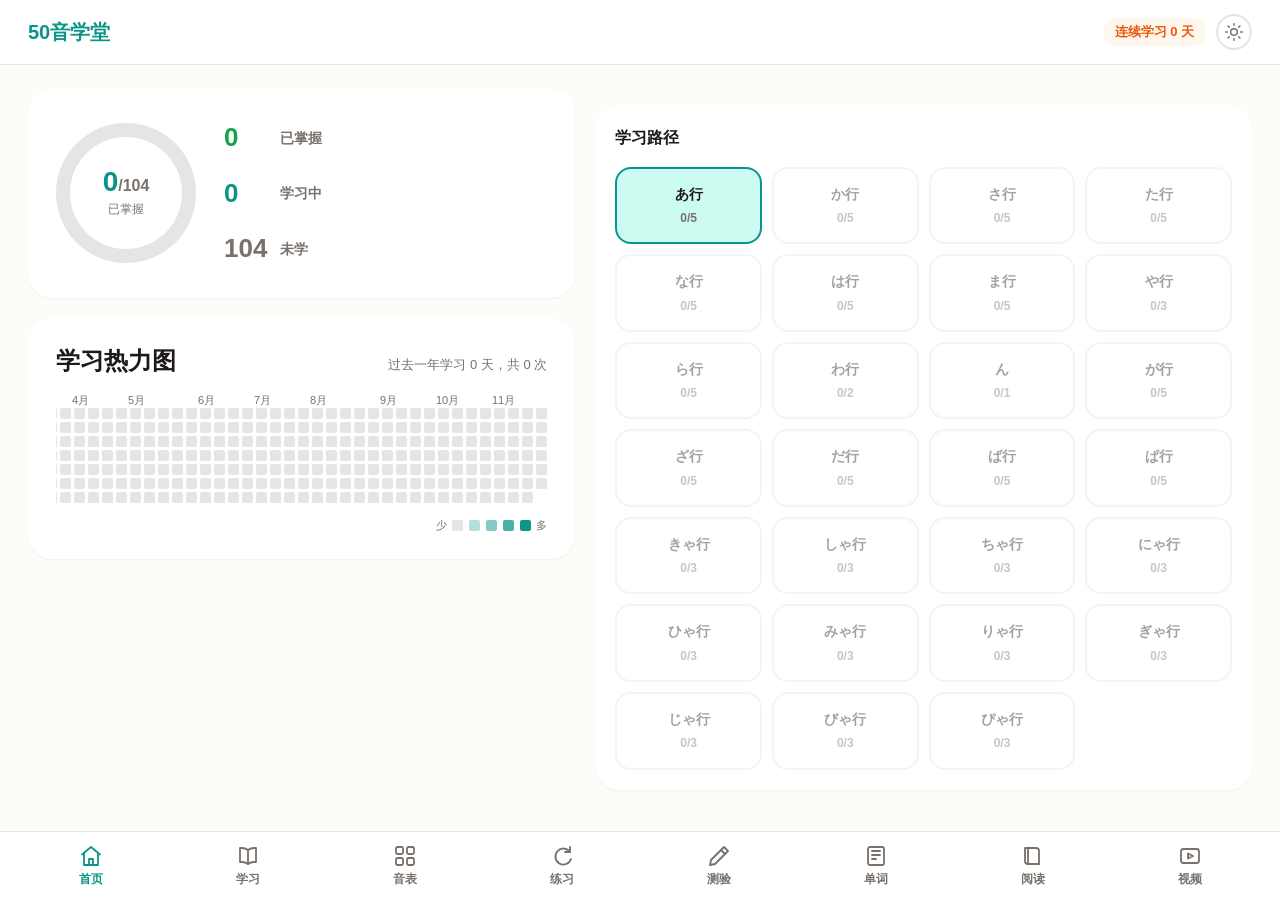
<file: index.html>
<!-- ============================================================
  50音学堂 —— 日语50音学习网页应用
  结构：首页 / 学习 / 练习 / 测验 四个页面，底部导航切换
  样式：css/style.css
  脚本：js/ 目录下 5 个文件，按依赖顺序加载
============================================================ -->
<!DOCTYPE html>
<html lang="zh-CN">
<head>
  <meta charset="UTF-8">
  <meta name="viewport" content="width=device-width, initial-scale=1.0, viewport-fit=cover">
  <title>50音学堂</title>
  <!-- 字体：优先本地圆体，其次系统日文字体（避免跨域字体加载问题） -->
  <link rel="preconnect" href="https://fonts.googleapis.com">
  <link rel="preconnect" href="https://fonts.gstatic.com">
  <link href="https://fonts.googleapis.com/css2?family=M+PLUS+Rounded+1c:wght@400;500;700;800&display=swap" rel="stylesheet">
  <!-- 应用样式 -->
  <link rel="stylesheet" href="css/style.css">
  <link rel="stylesheet" href="css/vocab.css">
  <link rel="stylesheet" href="css/duo.css">
  <link rel="stylesheet" href="css/video-study.css">
</head>
<body>
  <div id="app">
    <!-- 顶部标题栏 -->
    <header id="header">
      <h1>50音学堂</h1>
      <div id="header-right">
        <div id="streak-display"><!-- 连续学习 X 天 --></div>
        <button class="theme-btn" id="theme-toggle" title="切换夜间模式">
          <svg id="theme-icon-light" viewBox="0 0 24 24" fill="none" stroke="currentColor" stroke-width="1.8" stroke-linecap="round" stroke-linejoin="round"><circle cx="12" cy="12" r="4"/><path d="M12 2v2M12 20v2M4.9 4.9l1.4 1.4M17.7 17.7l1.4 1.4M2 12h2M20 12h2M4.9 19.1l1.4-1.4M17.7 6.3l1.4-1.4"/></svg>
          <svg id="theme-icon-dark" viewBox="0 0 24 24" fill="none" stroke="currentColor" stroke-width="1.8" stroke-linecap="round" stroke-linejoin="round"><path d="M21 12.8A9 9 0 1 1 11.2 3a7 7 0 0 0 9.8 9.8z"/></svg>
        </button>
      </div>
    </header>

    <!-- 主内容区：4个页面容器，同时只显示一个 -->
    <main id="main">
      <!-- 首页 -->
      <div id="page-home" class="page active">
        <div class="home-left">
          <div id="progress-overview"><!-- 总进度环 + 已掌握/学习中/未学 数字 --></div>
          <div id="activity-heatmap"><!-- 学习热力图：最近一年每日学习次数 --></div>
        </div>
        <div id="row-map"><!-- 学习路径地图：27行按顺序排列，显示解锁状态 --></div>
      </div>

      <!-- 学习页 -->
      <div id="page-learn" class="page">
        <div id="learn-header"><!-- 当前行名 + 进度 --></div>
        <div id="kana-card-display"><!-- 假名卡片：平假名+片假名+罗马音+发音按钮 --></div>
        <div id="learn-controls"><!-- 上一个/下一个/学会了 按钮 --></div>
      </div>

      <!-- 50音表页 -->
      <div id="page-chart" class="page">
        <div id="chart-toolbar">
          <label class="switch" title="平假名片假名合并显示">
            <input type="checkbox" id="chart-merge">
            <span class="switch-track"></span>
            <span class="switch-label">合并</span>
          </label>
          <label class="switch" title="显示或隐藏罗马音">
            <input type="checkbox" id="chart-romaji" checked>
            <span class="switch-track"></span>
            <span class="switch-label">罗马音</span>
          </label>
        </div>
        <div id="chart-tabs"><!-- 清音/浊音/拗音 切换 --></div>
        <div id="chart-table"><!-- 50音图表，点击假名发音 --></div>
      </div>

      <!-- 练习页 -->
      <div id="page-practice" class="page">
        <div id="practice-mode-switch"><!-- 正向/反向 切换 --></div>
        <div id="flashcard"><!-- 翻卡区域，点击翻面 --></div>
        <div id="practice-controls"><!-- 答对/答错 按钮 --></div>
      </div>

      <!-- 测验页 -->
      <div id="page-quiz" class="page">
        <div id="quiz-header"><!-- 第X题/共Y题 + 得分 --></div>
        <div id="quiz-question"><!-- 题目区域 --></div>
        <div id="quiz-options"><!-- 4个选项按钮 --></div>
        <div id="quiz-feedback"><!-- 答题反馈 --></div>
        <div id="quiz-result"><!-- 测验结束总结 --></div>
      </div>

      <!-- 阅读页 -->
      <div id="page-reading" class="page">
        <div id="reading-setup">
          <div id="reading-library"><!-- 内置精选文章列表 --></div>
          <div id="reading-wordbook"><!-- 单词本列表 --></div>
          <details id="reading-ai-box">
            <summary class="reading-ai-summary">
              <span class="reading-ai-title">AI 生成文章</span>
              <span class="reading-ai-badge">进阶功能</span>
            </summary>
            <div id="reading-key-config"><!-- API key 配置 --></div>
            <div id="reading-tabs"><!-- 难度/主题/篇幅/形式 需求卡片 --></div>
            <button class="btn btn-primary" id="btn-reading-generate">生成文章</button>
          </details>
        </div>
        <div id="reading-view">
          <div id="reading-toolbar"><!-- 屏蔽罗马音/打字/重新生成 按钮 --></div>
          <div id="reading-anno-bar"><!-- 翻译批注开关（由 reading.js 填充） --></div>
          <div id="reading-article"><!-- 文章 furigana 展示 --></div>
        </div>
        <div id="wordbook-view"><!-- 单词本详情（由 reading.js 填充） --></div>
        <div id="reading-typing-wrap"><!-- 打字模式区（由 reading.js 填充） --></div>
      </div>
      <div id="page-vocab" class="page"></div>

      <!-- 视频跟读页 -->
      <div id="page-video" class="page"></div>
    </main>

    <!-- 底部导航栏 -->
    <nav id="bottom-nav">
      <button class="nav-btn active" data-page="home">
        <svg viewBox="0 0 24 24" fill="none" stroke="currentColor" stroke-width="1.8" stroke-linecap="round" stroke-linejoin="round"><path d="M3 10.5 12 3l9 7.5"/><path d="M5 9.5V21h14V9.5"/><path d="M10 21v-6h4v6"/></svg>
        <span>首页</span>
      </button>
      <button class="nav-btn" data-page="learn">
        <svg viewBox="0 0 24 24" fill="none" stroke="currentColor" stroke-width="1.8" stroke-linecap="round" stroke-linejoin="round"><path d="M12 6c-1.6-1.2-3.6-2-6-2H4v14h2c2.4 0 4.4.8 6 2 1.6-1.2 3.6-2 6-2h2V4h-2c-2.4 0-4.4.8-6 2z"/><path d="M12 6v14"/></svg>
        <span>学习</span>
      </button>
      <button class="nav-btn" data-page="chart">
        <svg viewBox="0 0 24 24" fill="none" stroke="currentColor" stroke-width="1.8" stroke-linecap="round" stroke-linejoin="round"><rect x="3" y="3" width="7" height="7" rx="1.5"/><rect x="14" y="3" width="7" height="7" rx="1.5"/><rect x="3" y="14" width="7" height="7" rx="1.5"/><rect x="14" y="14" width="7" height="7" rx="1.5"/></svg>
        <span>音表</span>
      </button>
      <button class="nav-btn" data-page="practice">
        <svg viewBox="0 0 24 24" fill="none" stroke="currentColor" stroke-width="1.8" stroke-linecap="round" stroke-linejoin="round"><path d="M20 8a8 8 0 1 0 1 7"/><path d="M20 3v5h-5"/></svg>
        <span>练习</span>
      </button>
      <button class="nav-btn" data-page="quiz">
        <svg viewBox="0 0 24 24" fill="none" stroke="currentColor" stroke-width="1.8" stroke-linecap="round" stroke-linejoin="round"><path d="M17 3 21 7 8 20l-5 1 1-5L17 3z"/><path d="M14 6l4 4"/></svg>
        <span>测验</span>
      </button>
      <button class="nav-btn" data-page="vocab">
        <svg viewBox="0 0 24 24" fill="none" stroke="currentColor" stroke-width="1.8" stroke-linecap="round" stroke-linejoin="round"><rect x="4" y="3" width="16" height="18" rx="2"/><path d="M8 7h8M8 11h8M8 15h4"/></svg>
        <span>单词</span>
      </button>
      <button class="nav-btn" data-page="reading">
        <svg viewBox="0 0 24 24" fill="none" stroke="currentColor" stroke-width="1.8" stroke-linecap="round" stroke-linejoin="round"><path d="M4 4h11a3 3 0 0 1 3 3v13H7a3 3 0 0 1-3-3V4z"/><path d="M7 20V4"/><path d="M18 20H7"/></svg>
        <span>阅读</span>
      </button>
      <button class="nav-btn" data-page="video">
        <svg viewBox="0 0 24 24" fill="none" stroke="currentColor" stroke-width="1.8" stroke-linecap="round" stroke-linejoin="round"><rect x="3" y="5" width="18" height="14" rx="2.5"/><path d="M10 9.5l5 2.5-5 2.5z"/></svg>
        <span>视频</span>
      </button>
    </nav>
  </div>

  <!-- 脚本按依赖顺序加载：data → storage → srs → typing → library → reading → ui → app -->
  <!-- Node 环境垫片（kuroshiro/kuromoji 打包器依赖 process.nextTick/setImmediate） -->
  <script>
    window.process = window.process || { nextTick: function (fn) { setTimeout(fn, 0); }, browser: true };
    if (!window.setImmediate) window.setImmediate = function (fn) { return setTimeout(fn, 0); };
    if (!window.clearImmediate) window.clearImmediate = function (id) { clearTimeout(id); };
  </script>
  <!-- kuroshiro 汉字注音库（离线） -->
  <script src="assets/lib/kuroshiro.min.js"></script>
  <script src="assets/lib/kuroshiro-analyzer-kuromoji.min.js"></script>
  <script src="js/data.js"></script>
  <script src="js/storage.js"></script>
  <script src="js/srs.js"></script>
  <script src="js/typing.js"></script>
  <script src="js/articles.js"></script>
  <script src="js/wordbook.js"></script>
  <script src="js/n5-wordbook.js"></script>
  <script src="js/library.js"></script>
  <script src="js/offline-data.js"></script>
  <script src="js/reading.js"></script>
  <script src="js/ui.js"></script>
  <script src="js/vocab-srs.js"></script>
  <script src="js/vocab.js"></script>
  <script src="js/duo.js"></script>
  <script src="js/video-study-data.js"></script>
  <script src="js/video-study.js"></script>
  <script src="js/app.js"></script>
</body>
</html>
</file>
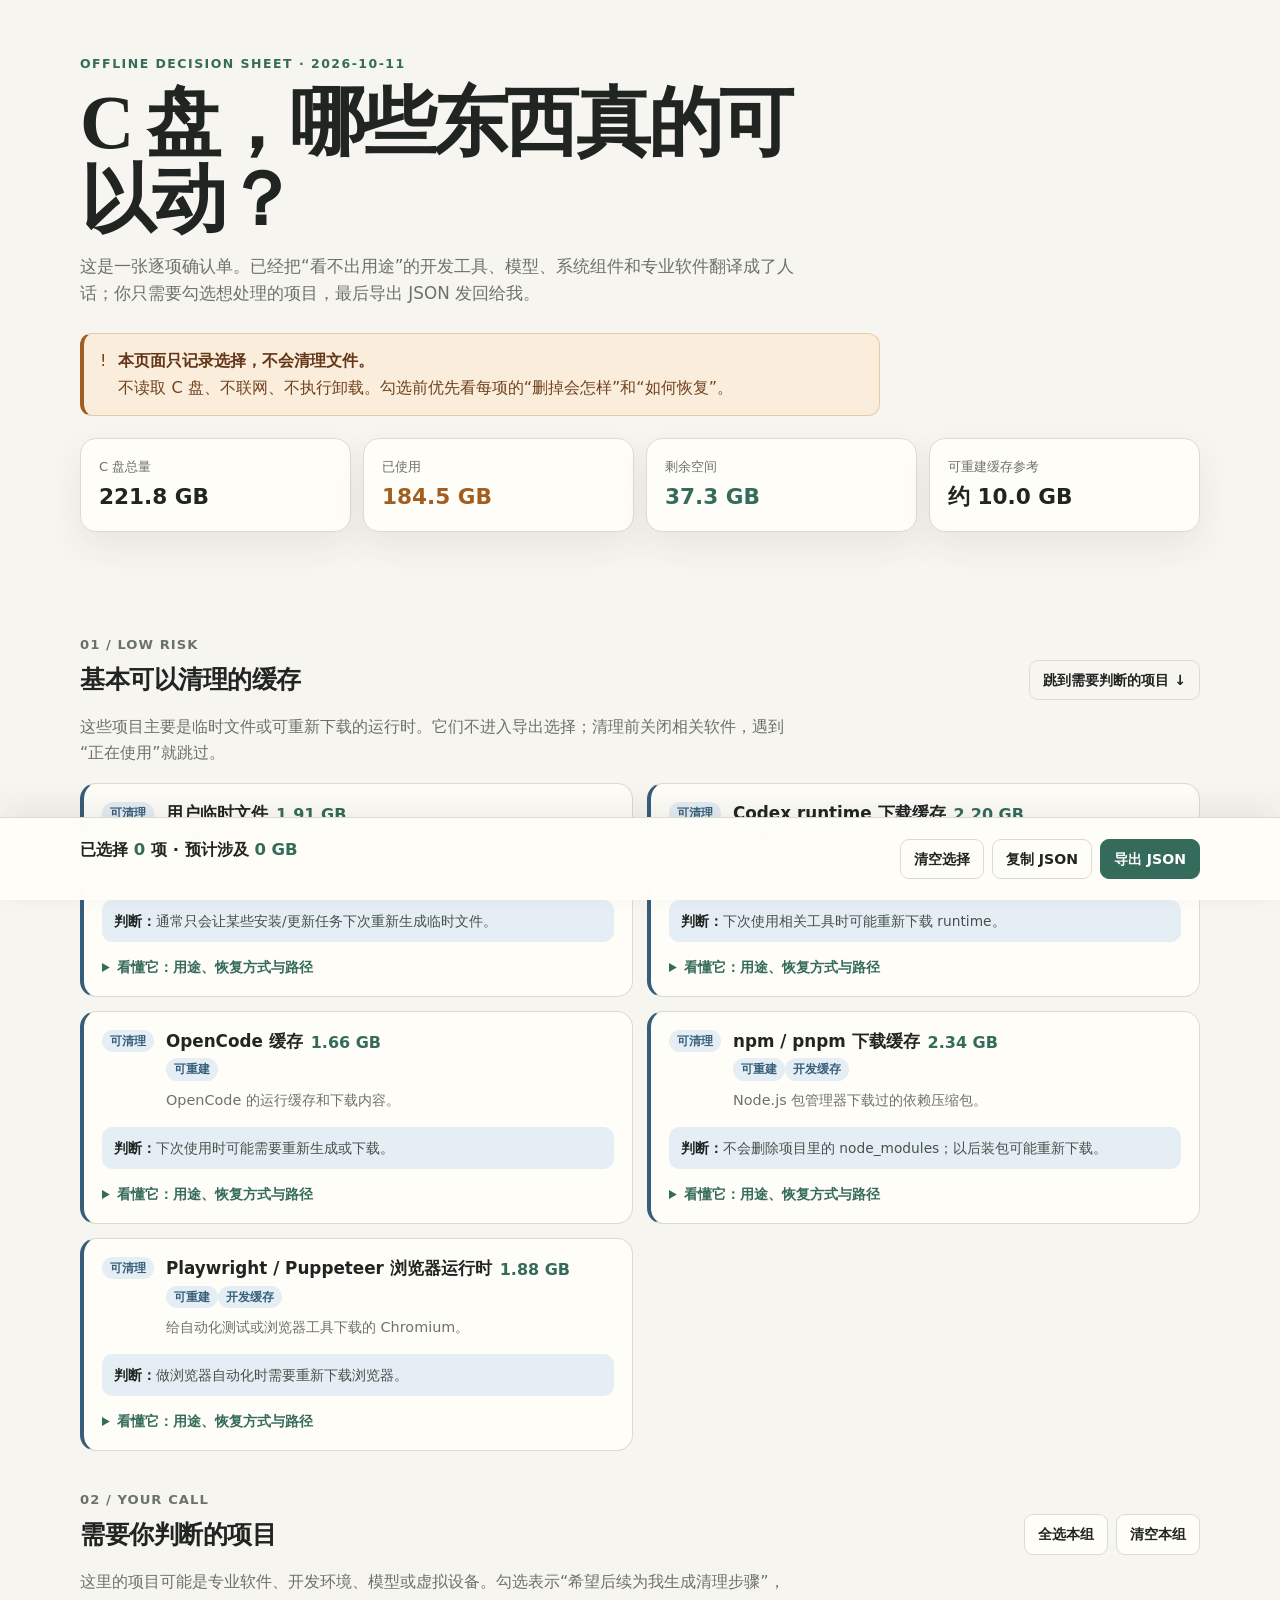
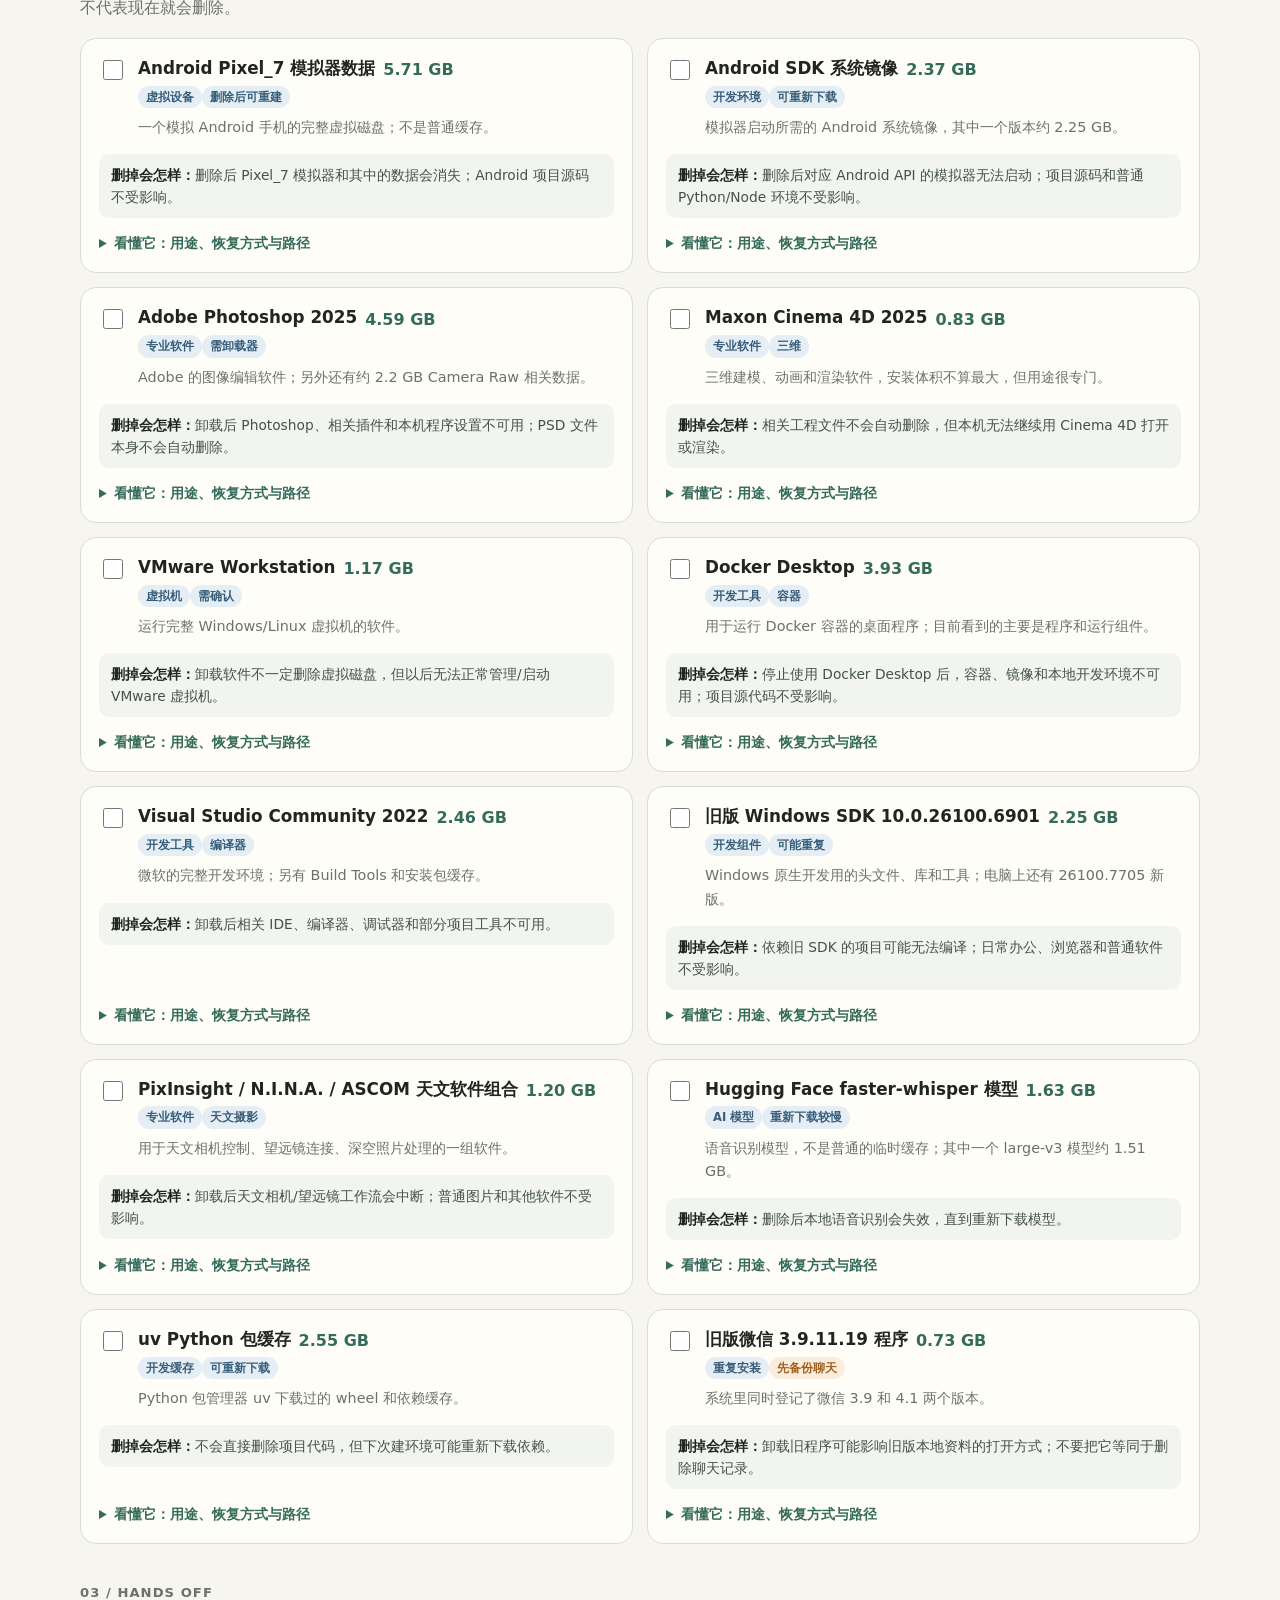
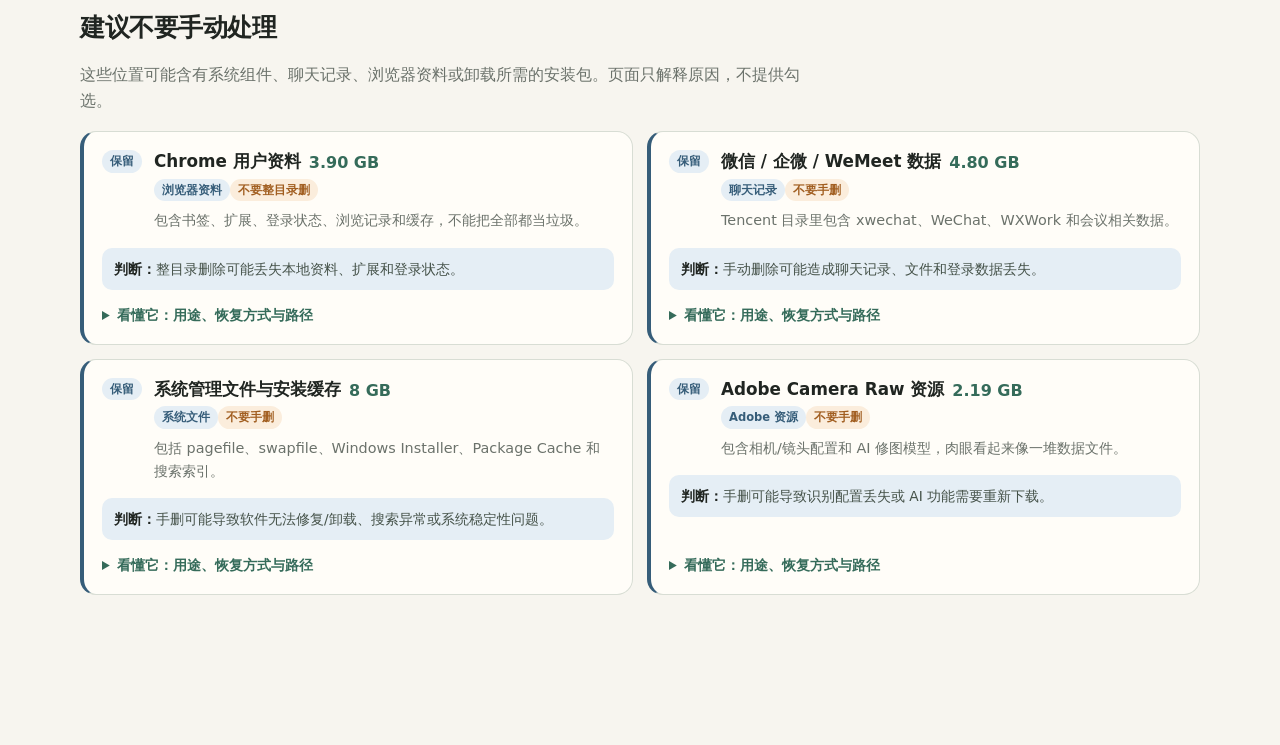
<file: c-drive-cleanup-checklist.html>
<!doctype html>
<html lang="zh-CN">
<head>
  <meta charset="utf-8">
  <meta name="viewport" content="width=device-width, initial-scale=1">
  <meta name="description" content="C 盘清理候选逐项判断与 JSON 导出工具">
  <title>C 盘清理选择器</title>
  <style>
    :root {
      --paper: #f7f5ef;
      --surface: #fffdf8;
      --ink: #202521;
      --muted: #6b726b;
      --line: #d8ddd4;
      --sage: #356b5a;
      --sage-soft: #e4efe9;
      --amber: #a15e20;
      --amber-soft: #fbeddc;
      --blue: #365d79;
      --blue-soft: #e5eef5;
      --shadow: 0 14px 34px rgba(41, 49, 43, .08);
      --radius: 16px;
    }

    * { box-sizing: border-box; }
    html { scroll-behavior: smooth; }
    body {
      margin: 0;
      color: var(--ink);
      background: var(--paper);
      font-family: "Segoe UI", "Microsoft YaHei", system-ui, sans-serif;
      line-height: 1.6;
    }

    button, input { font: inherit; }
    button { cursor: pointer; }
    button:focus-visible, input:focus-visible, summary:focus-visible {
      outline: 3px solid rgba(54, 93, 121, .34);
      outline-offset: 2px;
    }

    .wrap { width: min(1120px, calc(100% - 32px)); margin: 0 auto; }
    .hero { padding: 54px 0 30px; }
    .eyebrow {
      margin: 0 0 10px;
      color: var(--sage);
      font-size: .78rem;
      font-weight: 800;
      letter-spacing: .12em;
      text-transform: uppercase;
    }
    h1, h2, h3, p { margin-top: 0; }
    h1 {
      max-width: 760px;
      margin-bottom: 14px;
      font-family: Georgia, "Times New Roman", serif;
      font-size: clamp(2.3rem, 6vw, 4.7rem);
      font-weight: 600;
      letter-spacing: -.045em;
      line-height: 1.03;
    }
    .lede { max-width: 720px; margin-bottom: 26px; color: var(--muted); font-size: 1.05rem; }
    .notice {
      display: flex;
      gap: 12px;
      align-items: flex-start;
      max-width: 800px;
      padding: 14px 16px;
      border: 1px solid #e5caa9;
      border-left: 4px solid var(--amber);
      border-radius: 12px;
      background: var(--amber-soft);
      color: #70421e;
    }
    .notice strong { display: block; margin-bottom: 2px; color: #633617; }
    .stats { display: grid; grid-template-columns: repeat(4, 1fr); gap: 12px; margin: 22px 0 34px; }
    .stat { padding: 17px 18px; border: 1px solid var(--line); border-radius: var(--radius); background: var(--surface); box-shadow: var(--shadow); }
    .stat-label { color: var(--muted); font-size: .82rem; }
    .stat-value { margin-top: 3px; font-size: 1.35rem; font-weight: 750; }
    .stat-value.sage { color: var(--sage); }
    .stat-value.amber { color: var(--amber); }

    .section { margin: 38px 0; }
    .section-head { display: flex; justify-content: space-between; gap: 16px; align-items: end; margin-bottom: 14px; }
    .section-kicker { margin-bottom: 5px; color: var(--muted); font-size: .82rem; font-weight: 700; letter-spacing: .08em; }
    h2 { margin-bottom: 0; font-size: 1.55rem; letter-spacing: -.02em; }
    .section-intro { max-width: 720px; margin-bottom: 18px; color: var(--muted); }
    .section-actions { display: flex; flex-wrap: wrap; justify-content: flex-end; gap: 8px; }
    .btn {
      display: inline-flex;
      align-items: center;
      justify-content: center;
      min-height: 38px;
      padding: 8px 13px;
      border: 1px solid var(--line);
      border-radius: 9px;
      background: var(--surface);
      color: var(--ink);
      font-size: .88rem;
      font-weight: 700;
    }
    .btn:hover { border-color: var(--sage); color: var(--sage); }
    .btn.primary { border-color: var(--sage); background: var(--sage); color: #fff; }
    .btn.primary:hover { background: #2c594b; }
    .btn.quiet { background: transparent; }

    .grid { display: grid; grid-template-columns: repeat(2, minmax(0, 1fr)); gap: 14px; }
    .card {
      position: relative;
      display: flex;
      flex-direction: column;
      min-height: 100%;
      padding: 18px;
      border: 1px solid var(--line);
      border-radius: var(--radius);
      background: var(--surface);
    }
    .card.selected { border-color: var(--sage); box-shadow: 0 0 0 3px rgba(53, 107, 90, .09); }
    .card-top { display: flex; gap: 12px; align-items: flex-start; }
    .check { width: 20px; height: 20px; margin-top: 3px; accent-color: var(--sage); flex: 0 0 auto; }
    .card-main { min-width: 0; flex: 1; }
    .card-title-row { display: flex; flex-wrap: wrap; gap: 8px; align-items: center; }
    h3 { margin-bottom: 3px; font-size: 1.05rem; line-height: 1.35; }
    .size { color: var(--sage); font-weight: 800; white-space: nowrap; }
    .tag {
      display: inline-flex;
      padding: 2px 8px;
      border-radius: 999px;
      background: var(--blue-soft);
      color: var(--blue);
      font-size: .72rem;
      font-weight: 800;
    }
    .tag.warn { background: var(--amber-soft); color: var(--amber); }
    .summary { margin: 8px 0 0; color: var(--muted); font-size: .9rem; }
    .impact {
      margin: 15px 0 0;
      padding: 10px 12px;
      border-radius: 10px;
      background: #f1f4ef;
      color: #455249;
      font-size: .86rem;
    }
    .impact strong { color: var(--ink); }
    details { margin-top: auto; padding-top: 14px; }
    summary { color: var(--sage); cursor: pointer; font-size: .86rem; font-weight: 800; }
    .details-body { display: grid; gap: 7px; margin-top: 10px; color: var(--muted); font-size: .84rem; }
    .details-body strong { color: var(--ink); }
    code.path { overflow-wrap: anywhere; color: #53625b; font-family: Consolas, monospace; font-size: .78rem; }
    .plain-card { border-left: 4px solid var(--blue); }
    .plain-card .impact { background: var(--blue-soft); }
    .empty { padding: 24px; border: 1px dashed var(--line); border-radius: var(--radius); color: var(--muted); text-align: center; }

    .footer-space { height: 112px; }
    .selection-bar {
      position: fixed;
      z-index: 5;
      right: 0;
      bottom: 0;
      left: 0;
      border-top: 1px solid var(--line);
      background: rgba(255, 253, 248, .96);
      box-shadow: 0 -10px 30px rgba(41, 49, 43, .08);
      backdrop-filter: blur(10px);
    }
    .bar-inner { display: flex; align-items: center; justify-content: space-between; gap: 18px; min-height: 82px; }
    .selection-number { font-size: 1.03rem; font-weight: 800; }
    .selection-number span { color: var(--sage); }
    .selection-meta { color: var(--muted); font-size: .83rem; }
    .bar-actions { display: flex; flex-wrap: wrap; gap: 8px; justify-content: flex-end; }
    #status { min-height: 1.4em; margin: 0; color: var(--sage); font-size: .82rem; }
    .sr-only { position: absolute; width: 1px; height: 1px; padding: 0; margin: -1px; overflow: hidden; clip: rect(0, 0, 0, 0); white-space: nowrap; border: 0; }

    @media (max-width: 760px) {
      .wrap { width: min(100% - 22px, 620px); }
      .hero { padding-top: 34px; }
      .stats { grid-template-columns: repeat(2, 1fr); }
      .grid { grid-template-columns: 1fr; }
      .section-head { display: block; }
      .section-actions { justify-content: flex-start; margin-top: 12px; }
      .bar-inner { display: block; padding: 12px 0; }
      .bar-actions { justify-content: flex-start; margin-top: 8px; }
      .footer-space { height: 170px; }
    }
    @media (max-width: 380px) {
      h1 { font-size: 2.35rem; }
      .stats { gap: 8px; }
      .stat { padding: 13px; }
    }
  </style>
</head>
<body>
  <header class="hero wrap">
    <p class="eyebrow">Offline decision sheet · 2026-10-11</p>
    <h1>C 盘，哪些东西真的可以动？</h1>
    <p class="lede">这是一张逐项确认单。已经把“看不出用途”的开发工具、模型、系统组件和专业软件翻译成了人话；你只需要勾选想处理的项目，最后导出 JSON 发回给我。</p>
    <div class="notice" role="note">
      <div aria-hidden="true">!</div>
      <div><strong>本页面只记录选择，不会清理文件。</strong> 不读取 C 盘、不联网、不执行卸载。勾选前优先看每项的“删掉会怎样”和“如何恢复”。</div>
    </div>
    <div class="stats" aria-label="C 盘检查摘要">
      <div class="stat"><div class="stat-label">C 盘总量</div><div class="stat-value">221.8 GB</div></div>
      <div class="stat"><div class="stat-label">已使用</div><div class="stat-value amber">184.5 GB</div></div>
      <div class="stat"><div class="stat-label">剩余空间</div><div class="stat-value sage">37.3 GB</div></div>
      <div class="stat"><div class="stat-label">可重建缓存参考</div><div class="stat-value">约 10.0 GB</div></div>
    </div>
  </header>

  <main class="wrap">
    <section class="section" aria-labelledby="direct-title">
      <div class="section-head">
        <div><div class="section-kicker">01 / LOW RISK</div><h2 id="direct-title">基本可以清理的缓存</h2></div>
        <div class="section-actions"><button class="btn quiet" type="button" data-action="scroll-decision">跳到需要判断的项目 ↓</button></div>
      </div>
      <p class="section-intro">这些项目主要是临时文件或可重新下载的运行时。它们不进入导出选择；清理前关闭相关软件，遇到“正在使用”就跳过。</p>
      <div class="grid" id="direct-grid"></div>
    </section>

    <section class="section" id="decision-section" aria-labelledby="decision-title">
      <div class="section-head">
        <div><div class="section-kicker">02 / YOUR CALL</div><h2 id="decision-title">需要你判断的项目</h2></div>
        <div class="section-actions">
          <button class="btn" type="button" data-action="select-group" data-group="decision">全选本组</button>
          <button class="btn" type="button" data-action="clear-group" data-group="decision">清空本组</button>
        </div>
      </div>
      <p class="section-intro">这里的项目可能是专业软件、开发环境、模型或虚拟设备。勾选表示“希望后续为我生成清理步骤”，不代表现在就会删除。</p>
      <div class="grid" id="decision-grid"></div>
    </section>

    <section class="section" aria-labelledby="keep-title">
      <div class="section-head"><div><div class="section-kicker">03 / HANDS OFF</div><h2 id="keep-title">建议不要手动处理</h2></div></div>
      <p class="section-intro">这些位置可能含有系统组件、聊天记录、浏览器资料或卸载所需的安装包。页面只解释原因，不提供勾选。</p>
      <div class="grid" id="keep-grid"></div>
    </section>
    <div class="footer-space"></div>
  </main>

  <div class="selection-bar" aria-label="导出选择">
    <div class="wrap bar-inner">
      <div>
        <div class="selection-number">已选择 <span id="selected-count">0</span> 项 · 预计涉及 <span id="selected-size">0 GB</span></div>
        <p id="status" role="status" aria-live="polite"></p>
      </div>
      <div class="bar-actions">
        <button class="btn" type="button" data-action="clear-all">清空选择</button>
        <button class="btn" type="button" data-action="copy-json">复制 JSON</button>
        <button class="btn primary" type="button" data-action="download-json">导出 JSON</button>
      </div>
    </div>
  </div>

  <script>
    "use strict";

    const diskSummary = {
      drive: "C:",
      totalGB: 221.8,
      usedGB: 184.5,
      freeGB: 37.3,
      inspectedAt: "2026-10-11",
      note: "只读盘点结果，空间为约数，实际可释放量以卸载器或清理工具为准。"
    };

    const items = [
      { id: "temp-files", group: "direct", name: "用户临时文件", sizeGB: 1.91, tags: ["可重建", "低风险"], summary: "程序运行时留下的临时文件；正在使用的文件清不掉也没关系。", purpose: "Windows 和应用程序的临时工作区，不是个人文档。", impact: "通常只会让某些安装/更新任务下次重新生成临时文件。", recovery: "需要时由 Windows 或应用自动重新创建。", path: "C:/Users/Administrator/AppData/Local/Temp", method: "关闭正在运行的软件后，用 Windows 设置里的临时文件清理。" },
      { id: "codex-runtimes", group: "direct", name: "Codex runtime 下载缓存", sizeGB: 2.20, tags: ["可重建"], summary: "Codex 使用的 Node runtime 压缩包和安装缓存。", purpose: "给本地工具提供运行环境；不是你的项目文件。", impact: "下次使用相关工具时可能重新下载 runtime。", recovery: "由工具自动重新下载。", path: "C:/Users/Administrator/.cache/codex-runtimes", method: "关闭 Codex 及其后台进程后再按工具支持的方式清理。" },
      { id: "opencode-cache", group: "direct", name: "OpenCode 缓存", sizeGB: 1.66, tags: ["可重建"], summary: "OpenCode 的运行缓存和下载内容。", purpose: "加快 OpenCode 启动和运行，不是聊天记录本身。", impact: "下次使用时可能需要重新生成或下载。", recovery: "由 OpenCode 自动重建。", path: "C:/Users/Administrator/.cache/opencode", method: "退出 OpenCode 后再清理缓存。" },
      { id: "node-caches", group: "direct", name: "npm / pnpm 下载缓存", sizeGB: 2.34, tags: ["可重建", "开发缓存"], summary: "Node.js 包管理器下载过的依赖压缩包。", purpose: "让 npm、pnpm 安装项目依赖时更快。", impact: "不会删除项目里的 node_modules；以后装包可能重新下载。", recovery: "执行项目安装命令即可重新取得。", path: "C:/Users/Administrator/AppData/Local/npm-cache + C:/Users/Administrator/AppData/Local/pnpm", method: "使用 npm/pnpm 自己的缓存清理命令，不要误删项目目录。" },
      { id: "browser-runtimes", group: "direct", name: "Playwright / Puppeteer 浏览器运行时", sizeGB: 1.88, tags: ["可重建", "开发缓存"], summary: "给自动化测试或浏览器工具下载的 Chromium。", purpose: "让 Playwright、Puppeteer 等工具能启动独立浏览器。", impact: "做浏览器自动化时需要重新下载浏览器。", recovery: "重新运行项目的浏览器安装命令。", path: "C:/Users/Administrator/AppData/Local/ms-playwright + C:/Users/Administrator/.cache/puppeteer", method: "确认近期不用浏览器自动化后清理对应运行时。" },

      { id: "android-avd", group: "decision", name: "Android Pixel_7 模拟器数据", sizeGB: 5.71, tags: ["虚拟设备", "删除后可重建"], summary: "一个模拟 Android 手机的完整虚拟磁盘；不是普通缓存。", purpose: "Android Studio 用它来运行和测试手机 App，里面包含虚拟手机数据。", impact: "删除后 Pixel_7 模拟器和其中的数据会消失；Android 项目源码不受影响。", recovery: "可在 Android Studio 的 Device Manager 重新创建，但要重新下载/初始化。", path: "C:/Users/Administrator/.android/avd/Pixel_7.avd", method: "如果不再做 Android 开发或测试，可以在 Android Studio 的 Device Manager 删除。" },
      { id: "android-sdk-images", group: "decision", name: "Android SDK 系统镜像", sizeGB: 2.37, tags: ["开发环境", "可重新下载"], summary: "模拟器启动所需的 Android 系统镜像，其中一个版本约 2.25 GB。", purpose: "相当于模拟器里的 Android 操作系统。", impact: "删除后对应 Android API 的模拟器无法启动；项目源码和普通 Python/Node 环境不受影响。", recovery: "通过 Android Studio 的 SDK Manager 重新安装。", path: "C:/Users/Administrator/AppData/Local/Android/Sdk/system-images", method: "不做 Android 模拟器时可卸载；不要手删整个 SDK，优先使用 SDK Manager。" },
      { id: "photoshop", group: "decision", name: "Adobe Photoshop 2025", sizeGB: 4.59, tags: ["专业软件", "需卸载器"], summary: "Adobe 的图像编辑软件；另外还有约 2.2 GB Camera Raw 相关数据。", purpose: "修图、合成、抠图、设计 PSD 文件。", impact: "卸载后 Photoshop、相关插件和本机程序设置不可用；PSD 文件本身不会自动删除。", recovery: "通过 Adobe Creative Cloud 重新安装；需要登录和重新下载。", path: "C:/Program Files/Adobe/Adobe Photoshop 2025", method: "只在确认不用 Photoshop 时，通过 Creative Cloud 卸载。" },
      { id: "cinema4d", group: "decision", name: "Maxon Cinema 4D 2025", sizeGB: 0.83, tags: ["专业软件", "三维"], summary: "三维建模、动画和渲染软件，安装体积不算最大，但用途很专门。", purpose: "制作 3D 模型、动画、材质和渲染。", impact: "相关工程文件不会自动删除，但本机无法继续用 Cinema 4D 打开或渲染。", recovery: "从 Maxon App 重新安装。", path: "C:/Program Files/Maxon Cinema 4D 2025", method: "如果没有 3D 项目或素材制作需求，可卸载。" },
      { id: "vmware", group: "decision", name: "VMware Workstation", sizeGB: 1.17, tags: ["虚拟机", "需确认"], summary: "运行完整 Windows/Linux 虚拟机的软件。", purpose: "在当前电脑里启动另一台虚拟电脑。", impact: "卸载软件不一定删除虚拟磁盘，但以后无法正常管理/启动 VMware 虚拟机。", recovery: "重新安装 VMware；虚拟机文件需要另外保留。", path: "注册安装量约 1.17 GB；虚拟机文件可能在其他路径", method: "确认没有要保留的虚拟机后，通过系统卸载。" },
      { id: "docker", group: "decision", name: "Docker Desktop", sizeGB: 3.93, tags: ["开发工具", "容器"], summary: "用于运行 Docker 容器的桌面程序；目前看到的主要是程序和运行组件。", purpose: "开发、测试和运行隔离的 Linux/Windows 容器。", impact: "停止使用 Docker Desktop 后，容器、镜像和本地开发环境不可用；项目源代码不受影响。", recovery: "重新安装 Docker Desktop；镜像通常需要重新拉取。", path: "C:/Program Files/Docker/Docker", method: "确认没有本地容器、镜像或依赖 Docker 的项目后卸载。" },
      { id: "visual-studio", group: "decision", name: "Visual Studio Community 2022", sizeGB: 2.46, tags: ["开发工具", "编译器"], summary: "微软的完整开发环境；另有 Build Tools 和安装包缓存。", purpose: "写 C#/C++ 等程序、调试、编译桌面应用或游戏项目。", impact: "卸载后相关 IDE、编译器、调试器和部分项目工具不可用。", recovery: "通过 Visual Studio Installer 重新安装所需工作负载。", path: "C:/Program Files/Microsoft Visual Studio/2022/Community", method: "如果只偶尔编译项目，先保留；不再开发时才考虑卸载。" },
      { id: "windows-sdk-old", group: "decision", name: "旧版 Windows SDK 10.0.26100.6901", sizeGB: 2.25, tags: ["开发组件", "可能重复"], summary: "Windows 原生开发用的头文件、库和工具；电脑上还有 26100.7705 新版。", purpose: "给 C/C++、Windows App、Visual Studio 项目提供编译所需组件。", impact: "依赖旧 SDK 的项目可能无法编译；日常办公、浏览器和普通软件不受影响。", recovery: "通过 Visual Studio Installer 或微软 SDK 安装程序重新安装。", path: "Windows SDK 注册安装项 10.1.26100.6901", method: "只有在确认项目不锁定旧 SDK，且新版 SDK 能满足需求时再卸载。" },
      { id: "astro-stack", group: "decision", name: "PixInsight / N.I.N.A. / ASCOM 天文软件组合", sizeGB: 1.20, tags: ["专业软件", "天文摄影"], summary: "用于天文相机控制、望远镜连接、深空照片处理的一组软件。", purpose: "N.I.N.A. 负责拍摄控制，ASCOM 负责设备驱动，PixInsight 负责天文图像后期。", impact: "卸载后天文相机/望远镜工作流会中断；普通图片和其他软件不受影响。", recovery: "分别从各自官网或安装器重新安装，设备驱动可能还要重新配置。", path: "C:/Program Files/N.I.N.A. - Nighttime Imaging 'N' Astronomy + D:/1a1a1a/ PixInsight", method: "不做天文摄影时可整组卸载；如果只是暂时不用，建议保留。" },
      { id: "huggingface-model", group: "decision", name: "Hugging Face faster-whisper 模型", sizeGB: 1.63, tags: ["AI 模型", "重新下载较慢"], summary: "语音识别模型，不是普通的临时缓存；其中一个 large-v3 模型约 1.51 GB。", purpose: "给本地语音转文字、字幕或听写工具使用。", impact: "删除后本地语音识别会失效，直到重新下载模型。", recovery: "运行对应转录工具或模型下载命令重新下载。", path: "C:/Users/Administrator/.cache/huggingface", method: "确认近期不做语音转文字，再考虑清理；否则建议保留。" },
      { id: "uv-cache", group: "decision", name: "uv Python 包缓存", sizeGB: 2.55, tags: ["开发缓存", "可重新下载"], summary: "Python 包管理器 uv 下载过的 wheel 和依赖缓存。", purpose: "让 Python 项目创建环境和安装依赖更快。", impact: "不会直接删除项目代码，但下次建环境可能重新下载依赖。", recovery: "重新运行 uv 的安装/同步命令。", path: "C:/Users/Administrator/AppData/Local/uv", method: "如果近期不做 Python 项目，可清理；有离线开发需求时建议保留。" },
      { id: "old-wechat", group: "decision", name: "旧版微信 3.9.11.19 程序", sizeGB: 0.73, tags: ["重复安装", "先备份聊天"], summary: "系统里同时登记了微信 3.9 和 4.1 两个版本。", purpose: "旧版微信桌面程序本体；聊天资料另在 Tencent 目录中。", impact: "卸载旧程序可能影响旧版本地资料的打开方式；不要把它等同于删除聊天记录。", recovery: "重新安装旧版微信，但旧版支持情况和数据兼容性不保证。", path: "注册安装项：微信 3.9.11.19", method: "确认新版微信能正常打开并完成聊天备份后，再从系统应用中卸载旧版。" },

      { id: "chrome-profile", group: "keep", name: "Chrome 用户资料", sizeGB: 3.90, tags: ["浏览器资料", "不要整目录删"], summary: "包含书签、扩展、登录状态、浏览记录和缓存，不能把全部都当垃圾。", purpose: "保存 Chrome 的个人浏览器环境。", impact: "整目录删除可能丢失本地资料、扩展和登录状态。", recovery: "部分数据可通过同步恢复，但不应依赖同步作为备份。", path: "C:/Users/Administrator/AppData/Local/Google/Chrome", method: "只在 Chrome 设置中清理缓存，不要手动删除 User Data。" },
      { id: "wechat-data", group: "keep", name: "微信 / 企微 / WeMeet 数据", sizeGB: 4.80, tags: ["聊天记录", "不要手删"], summary: "Tencent 目录里包含 xwechat、WeChat、WXWork 和会议相关数据。", purpose: "聊天记录、接收文件、办公资料和程序数据。", impact: "手动删除可能造成聊天记录、文件和登录数据丢失。", recovery: "只能依赖聊天迁移、备份或重新登录，不能保证恢复。", path: "C:/Users/Administrator/AppData/Roaming/Tencent", method: "在微信/企微各自设置里清理或迁移，不要直接删 Tencent 文件夹。" },
      { id: "system-managed", group: "keep", name: "系统管理文件与安装缓存", sizeGB: 8.00, tags: ["系统文件", "不要手删"], summary: "包括 pagefile、swapfile、Windows Installer、Package Cache 和搜索索引。", purpose: "虚拟内存、软件修复/卸载、Windows 搜索和系统组件。", impact: "手删可能导致软件无法修复/卸载、搜索异常或系统稳定性问题。", recovery: "由 Windows 或对应安装器维护，不能靠普通回收站恢复。", path: "C:/pagefile.sys · C:/Windows/Installer · C:/ProgramData/Package Cache · C:/ProgramData/Microsoft/Search", method: "需要释放空间时使用 Windows 存储感知或软件自身卸载器。" },
      { id: "adobe-cameraraw", group: "keep", name: "Adobe Camera Raw 资源", sizeGB: 2.19, tags: ["Adobe 资源", "不要手删"], summary: "包含相机/镜头配置和 AI 修图模型，肉眼看起来像一堆数据文件。", purpose: "让 Photoshop/Camera Raw 识别相机、镜头并提供降噪、蒙版等功能。", impact: "手删可能导致识别配置丢失或 AI 功能需要重新下载。", recovery: "Adobe 可能重新下载部分组件，但不建议依赖自动恢复。", path: "C:/ProgramData/Adobe/CameraRaw", method: "只通过 Adobe 软件的偏好设置或 Creative Cloud 管理。" }
    ];

    const state = new Set();
    const money = (value) => `${value.toFixed(2).replace(/\.00$/, "")} GB`;
    const escapeHtml = (value) => String(value).replace(/[&<>\"]/g, (char) => ({ "&": "&amp;", "<": "&lt;", ">": "&gt;", "\\": "&#92;", '"': "&quot;" }[char]));

    function cardTemplate(item) {
      const selectable = item.group === "decision";
      const tags = item.tags.map((tag) => `<span class="tag${tag.includes("风险") || tag.includes("备份") || tag.includes("不要") ? " warn" : ""}">${escapeHtml(tag)}</span>`).join("");
      return `<article class="card${selectable ? " selectable" : " plain-card"}" data-id="${item.id}">
        <div class="card-top">
          ${selectable ? `<input class="check" type="checkbox" id="check-${item.id}" data-id="${item.id}" aria-label="选择 ${escapeHtml(item.name)}">` : `<div class="tag" aria-hidden="true">${item.group === "direct" ? "可清理" : "保留"}</div>`}
          <div class="card-main">
            <div class="card-title-row"><h3>${escapeHtml(item.name)}</h3><span class="size">${money(item.sizeGB)}</span></div>
            <div>${tags}</div>
            <p class="summary">${escapeHtml(item.summary)}</p>
          </div>
        </div>
        <div class="impact"><strong>${selectable ? "删掉会怎样：" : "判断："}</strong>${escapeHtml(item.impact)}</div>
        <details><summary>看懂它：用途、恢复方式与路径</summary><div class="details-body">
          <div><strong>它是做什么的：</strong>${escapeHtml(item.purpose)}</div>
          <div><strong>如何恢复：</strong>${escapeHtml(item.recovery)}</div>
          <div><strong>建议动作：</strong>${escapeHtml(item.method)}</div>
          <div><strong>位置：</strong><code class="path">${escapeHtml(item.path)}</code></div>
        </div></details>
      </article>`;
    }

    function render() {
      ["direct", "decision", "keep"].forEach((group) => {
        document.getElementById(`${group}-grid`).innerHTML = items.filter((item) => item.group === group).map(cardTemplate).join("");
      });
      document.querySelectorAll("input[data-id]").forEach((input) => input.addEventListener("change", () => {
        if (input.checked) state.add(input.dataset.id); else state.delete(input.dataset.id);
        updateSelection();
      }));
    }

    function updateSelection() {
      const selected = items.filter((item) => state.has(item.id));
      const total = selected.reduce((sum, item) => sum + item.sizeGB, 0);
      document.getElementById("selected-count").textContent = selected.length;
      document.getElementById("selected-size").textContent = money(total);
      document.querySelectorAll(".card.selectable").forEach((card) => card.classList.toggle("selected", state.has(card.dataset.id)));
    }

    function selectionPayload() {
      return {
        schema: "c-drive-cleanup-selection/v1",
        exportedAt: new Date().toISOString(),
        source: "offline checklist",
        disk: diskSummary,
        selectedIds: [...state],
        items: items.map((item) => ({ ...item, selected: state.has(item.id) }))
      };
    }

    function setStatus(message) {
      const node = document.getElementById("status");
      node.textContent = message;
      window.clearTimeout(setStatus.timer);
      setStatus.timer = window.setTimeout(() => { node.textContent = ""; }, 4200);
    }

    function jsonText() { return JSON.stringify(selectionPayload(), null, 2); }

    async function copyJson() {
      const text = jsonText();
      try {
        await navigator.clipboard.writeText(text);
        setStatus("JSON 已复制，可以粘贴发给我。");
      } catch (error) {
        const area = document.createElement("textarea");
        area.value = text; area.style.position = "fixed"; area.style.opacity = "0";
        document.body.appendChild(area); area.select(); document.execCommand("copy"); area.remove();
        setStatus("JSON 已复制，可以粘贴发给我。");
      }
    }

    function downloadJson() {
      const blob = new Blob([jsonText()], { type: "application/json;charset=utf-8" });
      const link = document.createElement("a");
      link.href = URL.createObjectURL(blob); link.download = "c-drive-cleanup-selection.json";
      document.body.appendChild(link); link.click(); link.remove(); URL.revokeObjectURL(link.href);
      setStatus("JSON 文件已导出。");
    }

    document.addEventListener("click", (event) => {
      const button = event.target.closest("button[data-action]");
      if (!button) return;
      const action = button.dataset.action;
      if (action === "select-group" || action === "clear-group") {
        items.filter((item) => item.group === button.dataset.group).forEach((item) => action === "select-group" ? state.add(item.id) : state.delete(item.id));
        items.filter((item) => item.group === button.dataset.group).forEach((item) => {
          const input = document.querySelector(`input[data-id="${item.id}"]`);
          if (input) input.checked = state.has(item.id);
        });
        updateSelection();
      }
      if (action === "clear-all") {
        state.clear(); document.querySelectorAll("input[data-id]").forEach((input) => { input.checked = false; }); updateSelection(); setStatus("已清空所有选择。");
      }
      if (action === "copy-json") copyJson();
      if (action === "download-json") downloadJson();
      if (action === "scroll-decision") document.getElementById("decision-section").scrollIntoView({ behavior: "smooth" });
    });

    render();
    updateSelection();
  </script>
</body>
</html>
</file>
<file: css/style.css>
/* ============================================================
 * 50音学堂 —— 全局样式
 * 配色方案「抹茶学堂」：日式安静学习感
 * 风格：多邻国式大圆角糖果感 × 日式极简留白
 * 移动端优先，最大宽度 480px 居中
 * ============================================================ */

/* ---------- 主题变量（改主题只动这里） ---------- */
:root {
  --color-primary: #0D9488;      /* 青绿：主色 */
  --color-primary-dark: #0F766E;
  --color-primary-light: #CCFBF1;
  --color-success: #16A34A;      /* 鲜绿：答对 */
  --color-success-light: #DCFCE7;
  --color-accent: #EA580C;       /* 暖橙：激励 */
  --color-accent-light: #FFF7ED;
  --color-error: #DC2626;        /* 朱红：答错 */
  --color-error-light: #FEE2E2;
  --color-bg: #FDFCF9;           /* 米白背景 */
  --color-card: #FFFFFF;
  --color-text: #1C1917;         /* 深墨文字 */
  --color-text-secondary: #78716C;
  --color-border: #E7E5E4;
  --seal-ink: #FDFCF9;           /* 印章文字：接近浅纸底色，朱红印面可读（对比度≈5.8:1） */
  --radius-sm: 8px;
  --radius-md: 16px;
  --radius-lg: 24px;
  --shadow-sm: 0 1px 2px rgba(0,0,0,0.05);
  --shadow-md: 0 4px 6px rgba(0,0,0,0.07);
  --shadow-lg: 0 10px 15px rgba(0,0,0,0.1);
  --font-kana: 'M PLUS Rounded 1c', 'Yu Gothic', 'Hiragino Maru Gothic ProN', Meiryo, sans-serif;
  --font-body: -apple-system, 'Microsoft YaHei', 'PingFang SC', sans-serif;
}

/* ---------- 深色主题：跟随系统或手动切换 ---------- */
[data-theme="dark"] {
  --color-primary: #2DD4BF;      /* 青绿提亮，深底可读 */
  --color-primary-dark: #14B8A6;
  --color-primary-light: #134E4A;
  --color-success: #4ADE80;
  --color-success-light: #14532D;
  --color-accent: #FB923C;
  --color-accent-light: #431407;
  --color-error: #F87171;
  --color-error-light: #450A0A;
  --color-bg: #171717;           /* 深炭背景 */
  --color-card: #262626;
  --color-text: #F5F5F4;         /* 米白文字 */
  --color-text-secondary: #A8A29E;
  --color-border: #3F3F46;
  --seal-ink: #F5F5F4;           /* 印章文字：深色下仍用浅纸色保证朱红印面对比度（≈5.6:1） */
  --shadow-sm: 0 1px 2px rgba(0,0,0,0.4);
  --shadow-md: 0 4px 6px rgba(0,0,0,0.4);
  --shadow-lg: 0 10px 15px rgba(0,0,0,0.5);
}

/* ---------- 1. 全局 reset + 基础设置 ---------- */
*,
*::before,
*::after {
  box-sizing: border-box;
  margin: 0;
  padding: 0;
}

body {
  font-family: var(--font-body);
  background-color: var(--color-bg);
  color: var(--color-text);
  line-height: 1.6;
  -webkit-font-smoothing: antialiased;
}

button {
  font-family: inherit;
  border: none;
  background: none;
  cursor: pointer;
  color: inherit;
}

/* ---------- 2. #app 容器：全宽布局 ---------- */
#app {
  width: 100%;
  min-height: 100vh;
  min-height: 100dvh;
  display: flex;
  flex-direction: column;
  background: var(--color-bg);
}

/* ---------- 3. #header：标题 + 连续天数 ---------- */
#header {
  display: flex;
  justify-content: space-between;
  align-items: center;
  padding: 14px 28px;
  background: var(--color-card);
  border-bottom: 1px solid var(--color-border);
}

#header h1 {
  font-size: 20px;
  font-weight: 800;
  color: var(--color-primary);
}

#streak-display {
  font-size: 13px;
  font-weight: 700;
  color: var(--color-accent);
  background: var(--color-accent-light);
  padding: 4px 12px;
  border-radius: var(--radius-lg);
}

/* ---------- 主内容区 ---------- */
#main {
  flex: 1;
  padding: 24px 28px 96px; /* 底部留出固定导航栏空间 */
}

/* ---------- 4. #bottom-nav：固定底部，全宽 ---------- */
#bottom-nav {
  position: fixed;
  bottom: 0;
  left: 0;
  width: 100%;
  display: flex;
  background: var(--color-card);
  border-top: 1px solid var(--color-border);
  padding: 6px 12px calc(6px + env(safe-area-inset-bottom));
  z-index: 20;
}

.nav-btn {
  flex: 1;
  display: flex;
  flex-direction: column;
  align-items: center;
  gap: 3px;
  padding: 6px 0;
  color: var(--color-text-secondary);
  border-radius: var(--radius-md);
  transition: color 0.2s;
}

.nav-btn svg {
  width: 24px;
  height: 24px;
}

.nav-btn span {
  font-size: 12px;
  font-weight: 700;
}

.nav-btn.active { color: var(--color-primary); }

/* 发音按钮：青绿圆形图标按钮 */
.btn-speak {
  display: inline-flex;
  align-items: center;
  justify-content: center;
  width: 64px;
  height: 64px;
  margin-top: 16px;
  padding: 0;
  border-radius: 50%;
  background: var(--color-primary);
  color: #fff;
  box-shadow: 0 4px 0 var(--color-primary-dark);
  transition: transform 0.2s;
}

.btn-speak svg {
  width: 30px;
  height: 30px;
  flex-shrink: 0;
}

.btn-speak:hover { transform: scale(1.05); }
.btn-speak:active { transform: translateY(2px); box-shadow: none; }

/* 学习页上一个/下一个按钮：箭头 SVG 跟随文字色 */
#learn-controls .btn svg {
  width: 18px;
  height: 18px;
  flex-shrink: 0;
}

#learn-controls .btn {
  display: inline-flex;
  align-items: center;
  justify-content: center;
  gap: 6px;
}

/* 测验页听音按钮居中 */
#quiz-question .btn-speak { margin: 24px auto 0; }

/* ---------- 5. .page 页面切换：默认隐藏，active 显示，淡入 0.3s ---------- */.page { display: none; }

.page.active {
  display: block;
  animation: fadeIn 0.3s ease;
}

/* 页面内各区块纵向间距 */
.page > * + * { margin-top: 16px; }

@keyframes fadeIn {
  from { opacity: 0; transform: translateY(6px); }
  to   { opacity: 1; transform: translateY(0); }
}

/* ---------- 6. 假名卡片：平假名+片假名并排，罗马音在下方 ---------- */
#kana-card-display {
  background: var(--color-card);
  border-radius: var(--radius-lg);
  box-shadow: var(--shadow-md);
  padding: 32px 24px;
  text-align: center;
}

.kana-pair {
  display: flex;
  justify-content: center;
  gap: 40px;
}

.kana-char {
  font-family: var(--font-kana);
  font-size: 84px;
  font-weight: 700;
  line-height: 1.2;
}

.kana-label {
  font-size: 12px;
  color: var(--color-text-secondary);
}

.kana-romaji {
  margin-top: 12px;
  font-size: 24px;
  letter-spacing: 2px;
  color: var(--color-text-secondary);
  font-weight: 700;
}

/* ---------- 7. 发音按钮：圆形，hover 放大 ---------- */
.audio-btn {
  display: inline-flex;
  align-items: center;
  justify-content: center;
  width: 56px;
  height: 56px;
  margin-top: 16px;
  border-radius: 50%;
  background: var(--color-primary);
  color: #fff;
  font-size: 24px;
  box-shadow: 0 4px 0 var(--color-primary-dark);
  transition: transform 0.2s;
}

.audio-btn:hover { transform: scale(1.1); }
.audio-btn:active { transform: scale(0.95); }

/* ---------- 8. 翻卡 flashcard：3D 翻转 0.6s ---------- */
#flashcard {
  perspective: 1000px;
  height: 280px;
  cursor: pointer;
}

.flashcard-inner {
  position: relative;
  width: 100%;
  height: 100%;
  transform-style: preserve-3d;
  transition: transform 0.6s;
}

#flashcard.flipped .flashcard-inner { transform: rotateY(180deg); }

.flashcard-face {
  position: absolute;
  inset: 0;
  display: flex;
  flex-direction: column;
  align-items: center;
  justify-content: center;
  background: var(--color-card);
  border-radius: var(--radius-lg);
  box-shadow: var(--shadow-md);
  backface-visibility: hidden;
  -webkit-backface-visibility: hidden;
  font-family: var(--font-kana);
  font-size: 84px;
  font-weight: 700;
}

.flashcard-face .flashcard-sub {
  font-family: var(--font-body);
  font-size: 20px;
  font-weight: 700;
  color: var(--color-text-secondary);
  margin-top: 8px;
}

.flashcard-back { transform: rotateY(180deg); }

/* ---------- 9. 按钮：糖果风大圆角，按压下沉 ---------- */
.btn {
  padding: 14px 24px;
  border-radius: var(--radius-md);
  font-size: 16px;
  font-weight: 700;
  transition: transform 0.1s, box-shadow 0.1s;
}

.btn:active {
  transform: translateY(2px);
  box-shadow: none;
}

.btn-primary {
  background: var(--color-primary);
  color: #fff;
  box-shadow: 0 4px 0 var(--color-primary-dark);
}

.btn-success {
  background: var(--color-success);
  color: #fff;
  box-shadow: 0 4px 0 #15803D;
}

.btn-error {
  background: var(--color-error);
  color: #fff;
  box-shadow: 0 4px 0 #B91C1C;
}

.btn-secondary {
  background: var(--color-card);
  color: var(--color-text);
  border: 2px solid var(--color-border);
  box-shadow: 0 4px 0 var(--color-border);
}

/* 学习/练习页底部按钮行 */
#learn-controls,
#practice-controls {
  display: flex;
  gap: 12px;
}

#learn-controls { flex-wrap: wrap; }   /* 「全学会了」独占一行 */

#learn-controls .btn,
#practice-controls .btn {
  flex: 1;
  padding: 18px 12px;
  font-size: 17px;
  min-height: 56px;
}

/* 全学会了：整行按钮，独占一行 */
#learn-controls .btn-learn-all {
  flex: 0 0 100%;
  min-height: 48px;
  padding: 12px;
  font-size: 15px;
  gap: 6px;
}
.learn-all-hint { font-size: 13px; opacity: .7; }

/* 学习页头部 / 测验页头部 */
#learn-header,
#quiz-header {
  display: flex;
  justify-content: space-between;
  align-items: center;
  font-weight: 700;
  color: var(--color-text-secondary);
}

/* 测验答题中的「返回」按钮（回到选模式） */
#quiz-header .quiz-back-btn {
  flex: 0 0 auto;
  padding: 6px 14px;
  min-height: 0;
  font-size: 14px;
  gap: 2px;
  box-shadow: 0 2px 0 var(--color-border);
}
#quiz-header .quiz-back-btn svg { width: 16px; height: 16px; }

/* ---------- 10. 首页布局：16:9 桌面横向网格 ---------- */
#page-home.active {
  display: grid;
  grid-template-columns: minmax(0, 1fr) minmax(0, 1.2fr);
  gap: 20px;
  align-items: start;
}

/* 首页左侧列：进度 + 今日任务 */
#page-home .home-left {
  display: flex;
  flex-direction: column;
  gap: 20px;
}

/* 进度总览 */
#progress-overview {
  display: flex;
  align-items: center;
  gap: 28px;
  background: var(--color-card);
  border-radius: var(--radius-lg);
  box-shadow: var(--shadow-sm);
  padding: 28px;
}

/* 进度环 */
.progress-ring {
  position: relative;
  width: 140px;
  height: 140px;
  border-radius: 50%;
  background: conic-gradient(var(--color-primary) calc(var(--pct) * 1%), var(--color-border) 0);
  display: flex;
  align-items: center;
  justify-content: center;
  flex-shrink: 0;
}

.progress-ring-inner {
  width: 112px;
  height: 112px;
  border-radius: 50%;
  background: var(--color-card);
  display: flex;
  flex-direction: column;
  align-items: center;
  justify-content: center;
}

.progress-big {
  font-size: 28px;
  font-weight: 800;
  color: var(--color-primary);
  line-height: 1.1;
}

.progress-total {
  font-size: 16px;
  color: var(--color-text-secondary);
  font-weight: 700;
}

.progress-label {
  font-size: 12px;
  color: var(--color-text-secondary);
  margin-top: 2px;
}

/* 三个数字 */
.progress-numbers {
  display: flex;
  flex-direction: column;
  gap: 14px;
  flex: 1;
}

.pn-item {
  display: flex;
  align-items: center;
  gap: 12px;
}

.pn-num {
  font-size: 26px;
  font-weight: 800;
  min-width: 44px;
}

.pn-num.mastered { color: var(--color-success); }
.pn-num.learning { color: var(--color-primary); }
.pn-num.not-started { color: var(--color-text-secondary); }

.pn-label {
  font-size: 14px;
  color: var(--color-text-secondary);
  font-weight: 600;
}

/* 学习热力图 */
#activity-heatmap {
  background: var(--color-card);
  border-radius: var(--radius-lg);
  box-shadow: var(--shadow-sm);
  padding: 24px 28px;
}

#activity-heatmap .hm-head {
  display: flex;
  align-items: baseline;
  justify-content: space-between;
  gap: 12px;
  margin-bottom: 12px;
}

#activity-heatmap .hm-head .section-title { margin-bottom: 0; }

.hm-summary {
  font-size: 13px;
  color: var(--color-text-secondary);
}

.hm-scroll {
  overflow-x: auto;
  padding-bottom: 4px;
}

.hm-months {
  position: relative;
  height: 16px;
  margin-left: 25px;
  font-size: 11px;
  color: var(--color-text-secondary);
}

.hm-months span {
  position: absolute;
  top: 0;
  white-space: nowrap;
}

.hm-main {
  display: flex;
  gap: 3px;
}

.hm-weekdays {
  display: grid;
  grid-template-rows: repeat(7, 11px);
  gap: 3px;
  width: 22px;
  font-size: 10px;
  line-height: 11px;
  color: var(--color-text-secondary);
}

.hm-grid {
  display: grid;
  grid-template-rows: repeat(7, 11px);
  grid-auto-flow: column;
  grid-auto-columns: 11px;
  gap: 3px;
}

.hm-cell {
  display: inline-block;
  width: 11px;
  height: 11px;
  border-radius: 2px;
  background: var(--color-border);
}

.hm-cell[data-level="1"] { background: var(--color-primary); opacity: 0.3; }
.hm-cell[data-level="2"] { background: var(--color-primary); opacity: 0.5; }
.hm-cell[data-level="3"] { background: var(--color-primary); opacity: 0.75; }
.hm-cell[data-level="4"] { background: var(--color-primary); }

.hm-legend {
  display: flex;
  align-items: center;
  justify-content: flex-end;
  gap: 4px;
  margin-top: 10px;
  font-size: 11px;
  color: var(--color-text-secondary);
}

.hm-legend .hm-cell { margin: 0 1px; }


/* 学习路径地图 */
#row-map {
  grid-column: 2;
  grid-row: 1 / span 2;
  background: var(--color-card);
  border-radius: var(--radius-lg);
  box-shadow: var(--shadow-sm);
  padding: 20px;
}

#row-map .section-title {
  font-size: 16px;
  font-weight: 800;
  color: var(--color-text);
  margin-bottom: 16px;
}

.row-grid {
  display: grid;
  grid-template-columns: repeat(auto-fill, minmax(120px, 1fr));
  gap: 10px;
}

.row-cell {
  display: flex;
  flex-direction: column;
  align-items: center;
  gap: 4px;
  padding: 14px 8px;
  background: var(--color-card);
  border: 2px solid var(--color-border);
  border-radius: var(--radius-md);
  cursor: pointer;
  transition: transform 0.1s, box-shadow 0.2s;
}

.row-cell:hover { box-shadow: var(--shadow-md); }
.row-cell:active { transform: translateY(2px); }

.row-cell .row-name {
  font-size: 14px;
  font-weight: 700;
  color: var(--color-text);
}

.row-cell .row-prog {
  font-size: 12px;
  font-weight: 700;
  color: var(--color-text-secondary);
}

/* 未解锁：整体变灰 */
.row-cell.locked {
  opacity: 0.4;
  cursor: default;
}
.row-cell.locked:hover { box-shadow: none; }

/* 当前行：高亮脉动 */
.row-cell.current {
  border-color: var(--color-primary);
  background: var(--color-primary-light);
  animation: pulse 2s infinite;
}

/* 已完成：鲜绿 */
.row-cell.done {
  border-color: var(--color-success);
  background: var(--color-success-light);
}
.row-cell.done .row-prog { color: var(--color-success); }

/* ---------- 12. 测验选项：2×2 网格，对绿错红 ---------- */
#quiz-question {
  background: var(--color-card);
  border-radius: var(--radius-lg);
  box-shadow: var(--shadow-md);
  padding: 40px 24px;
  text-align: center;
  font-family: var(--font-kana);
  font-size: 72px;
  font-weight: 700;
}

#quiz-options {
  display: grid;
  grid-template-columns: 1fr 1fr;
  gap: 12px;
}

.quiz-option {
  padding: 20px 12px;
  background: var(--color-card);
  border: 2px solid var(--color-border);
  border-radius: var(--radius-md);
  font-size: 22px;
  font-weight: 700;
  transition: transform 0.1s;
}

.quiz-option:active { transform: translateY(2px); }

.quiz-option.correct {
  background: var(--color-success-light);
  border-color: var(--color-success);
  color: var(--color-success);
  animation: bounce 0.5s;
}

.quiz-option.wrong {
  background: var(--color-error-light);
  border-color: var(--color-error);
  color: var(--color-error);
  animation: shake 0.4s;
}

#quiz-feedback {
  min-height: 28px;
  text-align: center;
  font-size: 18px;
  font-weight: 800;
}

#quiz-feedback.correct { color: var(--color-success); }
#quiz-feedback.wrong { color: var(--color-error); }

#quiz-result {
  background: var(--color-card);
  border-radius: var(--radius-lg);
  box-shadow: var(--shadow-md);
  padding: 32px 24px;
  text-align: center;
}

#quiz-result .result-score {
  font-size: 48px;
  font-weight: 800;
  color: var(--color-primary);
}

/* ---------- 练习页：正向/反向切换 ---------- */
#practice-mode-switch {
  display: flex;
  background: var(--color-border);
  border-radius: var(--radius-lg);
  padding: 4px;
}

.mode-btn {
  flex: 1;
  padding: 8px 0;
  border-radius: var(--radius-md);
  font-size: 14px;
  font-weight: 700;
  color: var(--color-text-secondary);
}

.mode-btn.active {
  background: var(--color-card);
  color: var(--color-primary);
  box-shadow: var(--shadow-sm);
}

/* ---------- 动画 ---------- */
/* 答对：绿色弹跳 */
@keyframes bounce {
  0%, 100% { transform: scale(1); }
  40% { transform: scale(1.08); }
  70% { transform: scale(0.97); }
}

/* 答错：红色抖动 */
@keyframes shake {
  0%, 100% { transform: translateX(0); }
  20%, 60% { transform: translateX(-8px); }
  40%, 80% { transform: translateX(8px); }
}

/* 当前行：脉动光圈 */
@keyframes pulse {
  0%, 100% { box-shadow: 0 0 0 0 rgba(13, 148, 136, 0.35); }
  50% { box-shadow: 0 0 0 8px rgba(13, 148, 136, 0); }
}

/* ---------- 14. 移动端适配：窄屏回到单列 ---------- */
@media (max-width: 768px) {
  #page-home {
    grid-template-columns: 1fr;
  }

  #row-map {
    grid-column: 1;
    grid-row: auto;
  }

  #app {
    max-width: 100%;
  }

  #bottom-nav {
    max-width: 100%;
  }

  #main {
    padding: 16px 16px 96px;
  }
}

/* ---------- 15. 宽屏：学习/练习/测验页内容居中限宽 ---------- */
@media (min-width: 769px) {
  #page-learn,
  #page-practice,
  #page-quiz {
    max-width: 560px;
    margin: 0 auto;
  }

  #page-chart {
    max-width: 800px;
    margin: 0 auto;
  }
}

/* ---------- 16. 50音表页 ---------- */
#chart-tabs {
  display: flex;
  gap: 8px;
  background: var(--color-card);
  border-radius: var(--radius-lg);
  padding: 6px;
  box-shadow: var(--shadow-sm);
}

.chart-tab {
  flex: 1;
  padding: 10px 0;
  border-radius: var(--radius-md);
  font-size: 14px;
  font-weight: 700;
  color: var(--color-text-secondary);
  transition: all 0.2s;
}

.chart-tab.active {
  background: var(--color-primary);
  color: #fff;
  box-shadow: 0 3px 0 var(--color-primary-dark);
}

/* 表格行 */
.chart-row {
  display: flex;
  align-items: center;
  gap: 8px;
  background: var(--color-card);
  border-radius: var(--radius-md);
  padding: 10px 12px;
  box-shadow: var(--shadow-sm);
}

.chart-row + .chart-row { margin-top: 10px; }

.chart-row-label {
  width: 64px;
  flex-shrink: 0;
  font-size: 13px;
  font-weight: 800;
  color: var(--color-primary);
  text-align: center;
}

/* 行内主体：可含多排（合并时一排，分页时一排） */
.chart-row-bodies {
  flex: 1;
  display: flex;
  flex-direction: column;
  gap: 8px;
  min-width: 0;
}

/* 一排假名：flex 等宽排列 */
.chart-subrow {
  display: flex;
  gap: 6px;
}

/* 假名单元格 */
.chart-cell {
  flex: 1;
  display: flex;
  flex-direction: column;
  align-items: center;
  gap: 2px;
  padding: 8px 4px;
  background: var(--color-bg);
  border-radius: var(--radius-sm);
  border: 2px solid transparent;
  cursor: pointer;
  transition: transform 0.1s, border-color 0.2s, background 0.2s;
}

.chart-cell:hover {
  border-color: var(--color-primary);
  background: var(--color-primary-light);
}

.chart-cell:active {
  transform: translateY(2px);
}

.chart-kana-main {
  font-family: var(--font-kana);
  font-size: 26px;
  font-weight: 700;
  line-height: 1.1;
}

.chart-kana-sub {
  font-family: var(--font-kana);
  font-size: 16px;
  font-weight: 700;
  color: var(--color-text-secondary);
  line-height: 1.1;
}

.chart-romaji {
  font-size: 11px;
  font-weight: 700;
  color: var(--color-text-secondary);
}

/* 移动端适配 */
@media (max-width: 480px) {
  .chart-row-label { width: 48px; font-size: 12px; }
  .chart-kana-main { font-size: 22px; }
  .chart-kana-sub { font-size: 13px; }
  .chart-romaji { font-size: 10px; }
}

/* ---------- 17. 顶部工具栏：主题按钮 + 头部布局 ---------- */
#header-right {
  display: flex;
  align-items: center;
  gap: 10px;
}

.theme-btn {
  display: inline-flex;
  align-items: center;
  justify-content: center;
  width: 36px;
  height: 36px;
  padding: 0;
  border-radius: 50%;
  background: var(--color-card);
  border: 2px solid var(--color-border);
  color: var(--color-text-secondary);
  cursor: pointer;
  transition: color 0.2s, border-color 0.2s, transform 0.1s;
}

.theme-btn svg { width: 20px; height: 20px; }
.theme-btn:hover { color: var(--color-primary); border-color: var(--color-primary); }
.theme-btn:active { transform: scale(0.92); }
.theme-btn #theme-icon-dark { display: none; }

/* ---------- 18. 音表工具栏：合并开关 ---------- */
#chart-toolbar {
  display: flex;
  justify-content: flex-end;
  align-items: center;
  gap: 14px;
}

.switch {
  display: inline-flex;
  align-items: center;
  gap: 8px;
  cursor: pointer;
  user-select: none;
}

.switch input { display: none; }

.switch-track {
  width: 44px;
  height: 24px;
  border-radius: 12px;
  background: var(--color-border);
  position: relative;
  transition: background 0.2s;
}

.switch-track::after {
  content: '';
  position: absolute;
  top: 3px;
  left: 3px;
  width: 18px;
  height: 18px;
  border-radius: 50%;
  background: #fff;
  box-shadow: var(--shadow-sm);
  transition: transform 0.2s;
}

.switch input:checked + .switch-track {
  background: var(--color-primary);
}

.switch input:checked + .switch-track::after {
  transform: translateX(20px);
}

.switch-label {
  font-size: 13px;
  font-weight: 700;
  color: var(--color-text-secondary);
}

/* 文字切换分隔线 */
.chart-tab-divider {
  width: 1px;
  background: var(--color-border);
  margin: 4px 2px;
}

/* 合并模式单元格：平假名+片假名同格 */
.chart-cell.merged { flex-direction: row; gap: 6px; }
.chart-cell.merged .chart-kana-main { font-size: 22px; }
.chart-cell.merged .chart-kana-sub { font-size: 15px; }
.chart-cell.merged .chart-romaji { font-size: 10px; margin-left: 2px; }

/* ---------- 19. 阅读板块 ---------- */
#page-reading { max-width: 720px; margin: 0 auto; }

/* API key 配置 */
.reading-key-box {
  background: var(--color-card);
  border-radius: var(--radius-lg);
  box-shadow: var(--shadow-sm);
  padding: 16px 20px;
  display: flex;
  flex-direction: column;
  gap: 10px;
}

.reading-key-label {
  font-size: 13px;
  font-weight: 700;
  color: var(--color-text-secondary);
}

.reading-key-row {
  display: flex;
  gap: 10px;
}

.reading-key-input {
  flex: 1;
  padding: 12px 14px;
  border: 2px solid var(--color-border);
  border-radius: var(--radius-md);
  font-size: 14px;
  font-family: inherit;
  background: var(--color-bg);
  color: var(--color-text);
  outline: none;
  transition: border-color 0.2s;
}

.reading-key-input:focus { border-color: var(--color-primary); }

.reading-key-hint {
  font-size: 12px;
  color: var(--color-text-secondary);
}

/* 需求卡片 */
.reading-tab-group {
  background: var(--color-card);
  border-radius: var(--radius-lg);
  box-shadow: var(--shadow-sm);
  padding: 16px 20px;
}

.reading-tab-group + .reading-tab-group { margin-top: 12px; }

.reading-tab-title {
  font-size: 14px;
  font-weight: 800;
  color: var(--color-text);
  margin-bottom: 10px;
}

.reading-tab-options {
  display: flex;
  flex-wrap: wrap;
  gap: 8px;
}

.reading-opt {
  padding: 8px 16px;
  border-radius: var(--radius-md);
  border: 2px solid var(--color-border);
  background: var(--color-bg);
  font-size: 13px;
  font-weight: 700;
  color: var(--color-text-secondary);
  cursor: pointer;
  transition: all 0.15s;
}

.reading-opt:hover { border-color: var(--color-primary); color: var(--color-primary); }

.reading-opt.active {
  background: var(--color-primary);
  border-color: var(--color-primary);
  color: #fff;
  box-shadow: 0 3px 0 var(--color-primary-dark);
}

.reading-opt.custom { border-style: dashed; }

.reading-custom-input {
  width: 100%;
  margin-top: 10px;
  padding: 10px 14px;
  border: 2px solid var(--color-primary);
  border-radius: var(--radius-md);
  font-size: 14px;
  font-family: inherit;
  background: var(--color-bg);
  color: var(--color-text);
  outline: none;
}

/* 生成按钮 */
#btn-reading-generate {
  width: 100%;
  padding: 16px;
  font-size: 17px;
  margin-top: 4px;
}

/* 阅读工具栏 */
#reading-toolbar {
  display: flex;
  gap: 10px;
}

#reading-toolbar .btn { flex: 1; padding: 12px 8px; font-size: 14px; }

/* 文章区域 */
.reading-article {
  background: var(--color-card);
  border-radius: var(--radius-lg);
  box-shadow: var(--shadow-sm);
  padding: 28px 24px;
  font-family: var(--font-kana);
  font-size: 26px;
  line-height: 2.2;
  letter-spacing: 1px;
}

.reading-char {
  cursor: pointer;
  display: inline-block;
  border-radius: var(--radius-sm);
  padding: 0 2px;
  transition: background 0.15s;
}

.reading-char:hover { background: var(--color-primary-light); }

.reading-char ruby rt {
  font-family: var(--font-body);
  font-size: 12px;
  color: var(--color-text-secondary);
  font-weight: 700;
}

/* 屏蔽罗马音：隐藏 rt */
.reading-article.hide-romaji ruby rt { display: none; }

.reading-space { letter-spacing: 6px; }
.reading-plain { color: var(--color-text); }

/* 汉字注音（kuroshiro） */
.reading-char[data-reading] { cursor: pointer; }
.reading-char[data-reading] ruby rt {
  font-size: 11px;
  color: var(--color-text-secondary);
  font-weight: 700;
}

/* 注音加载中提示 */
.reading-loading {
  background: var(--color-card);
  border-radius: var(--radius-lg);
  box-shadow: var(--shadow-sm);
  padding: 40px 24px;
  text-align: center;
  font-size: 14px;
  color: var(--color-text-secondary);
}

/* 注音降级提示 */
.reading-notice {
  background: var(--color-accent-light);
  border: 2px solid var(--color-accent);
  color: var(--color-accent);
  border-radius: var(--radius-md);
  padding: 12px 16px;
  margin-bottom: 12px;
  font-size: 13px;
  font-weight: 700;
  display: flex;
  align-items: center;
  gap: 12px;
  flex-wrap: wrap;
}

.reading-notice-retry {
  padding: 4px 14px;
  font-size: 13px;
  flex: 0 0 auto;
}

/* 打字模式 */
.typing-topbar {
  display: flex;
  align-items: center;
  gap: 10px;
  margin-bottom: 16px;
}

.typing-topbar .btn { padding: 10px 14px; font-size: 13px; }

.typing-progress {
  flex: 1;
  text-align: center;
  font-size: 16px;
  font-weight: 800;
  color: var(--color-primary);
}

/* 横向滚动容器：完成滚出，前方进入 */
.typing-scroll {
  overflow: hidden;
  white-space: nowrap;
  background: var(--color-card);
  border-radius: var(--radius-lg);
  box-shadow: var(--shadow-sm);
  padding: 24px 0;
  margin-bottom: 14px;
  position: relative;
}

/* 假名序列行：横向单行，translateX 平移实现滚动 */
.typing-kana-row {
  display: inline-flex;
  align-items: center;
  gap: 6px;
  /* 左侧留出半视口宽度，让第一个假名初始居中（参考 type-kana 的 margin-left 方案） */
  padding-left: calc(50% - 27px);
  padding-right: 60px;
  will-change: transform;
  transition: transform 0.2s ease;
}

.typing-token {
  position: relative;
  font-family: var(--font-kana);
  font-size: 34px;
  font-weight: 700;
  line-height: 1.2;
  color: var(--color-text-secondary);
  transition: all 0.15s;
  flex-shrink: 0;
  text-align: center;
}

/* 标点/空格：灰色窄显示 */
.typing-token.punct {
  font-size: 20px;
  color: var(--color-text-secondary);
  opacity: 0.5;
  min-width: 12px;
  font-family: var(--font-body);
}

/* 词间空格：更宽的间隙（帮助分词） */
.typing-token.word-space {
  min-width: 22px;
  background: transparent;
}

.typing-token.done { color: var(--color-success); }

.typing-token.current {
  color: var(--color-primary);
  transform: scale(1.25);
  animation: pulse 2s infinite;
}

.typing-token.todo { opacity: 0.6; }

.typing-hint {
  display: block;
  font-family: var(--font-body);
  font-size: 11px;
  color: var(--color-text-secondary);
  text-align: center;
  margin-top: 2px;
}

/* 输入缓冲 */
.typing-buffer {
  display: flex;
  align-items: center;
  justify-content: center;
  gap: 8px;
  background: var(--color-card);
  border-radius: var(--radius-lg);
  box-shadow: var(--shadow-sm);
  padding: 16px;
  margin-bottom: 14px;
  font-family: var(--font-kana);
  font-size: 20px;
}

.typing-buffer-target { color: var(--color-text-secondary); font-size: 14px; }
.typing-buffer-typed { color: var(--color-primary); font-weight: 700; }

.typing-cursor {
  width: 3px;
  height: 24px;
  background: var(--color-primary);
  animation: blink 1s infinite;
}

@keyframes blink { 0%, 100% { opacity: 1; } 50% { opacity: 0; } }

/* 虚拟键盘 */
.vkbd {
  background: var(--color-card);
  border-radius: var(--radius-lg);
  box-shadow: var(--shadow-sm);
  padding: 16px;
}

.vkbd-row {
  display: flex;
  justify-content: center;
  gap: 6px;
  margin-bottom: 6px;
}

.vkbd-row:last-child { margin-bottom: 0; }

.vkbd-key {
  width: 42px;
  height: 46px;
  border-radius: 8px;
  border: 2px solid var(--color-border);
  background: var(--color-bg);
  font-size: 16px;
  font-weight: 700;
  color: var(--color-text);
  cursor: pointer;
  transition: all 0.1s;
}

.vkbd-key:hover { border-color: var(--color-primary); }

.vkbd-key.pressed {
  background: var(--color-primary);
  border-color: var(--color-primary);
  color: #fff;
  transform: translateY(2px);
  box-shadow: 0 2px 0 var(--color-primary-dark);
}

.vkbd-key.wrong {
  background: var(--color-error);
  border-color: var(--color-error);
  color: #fff;
}

.vkbd-key.hint {
  border-color: var(--color-primary);
  color: var(--color-primary);
  background: var(--color-primary-light);
  animation: pulse 1.5s infinite;
}

/* 结果面板 */
.typing-result {
  background: var(--color-card);
  border-radius: var(--radius-lg);
  box-shadow: var(--shadow-sm);
  padding: 32px 24px;
  text-align: center;
}

.typing-result-title {
  font-size: 24px;
  font-weight: 800;
  color: var(--color-success);
  margin-bottom: 20px;
}

.typing-result-stats {
  display: flex;
  justify-content: center;
  gap: 32px;
  margin-bottom: 20px;
}

.typing-stat { font-size: 14px; color: var(--color-text-secondary); }
.typing-stat b { font-size: 22px; color: var(--color-text); display: block; }

.typing-weak {
  font-size: 14px;
  color: var(--color-text-secondary);
  margin-bottom: 20px;
}

.typing-weak-char {
  display: inline-block;
  font-family: var(--font-kana);
  font-size: 20px;
  color: var(--color-error);
  margin: 0 4px;
}

.typing-result-actions {
  display: flex;
  gap: 12px;
  justify-content: center;
}

.typing-result-actions .btn { min-width: 140px; }

/* 移动端虚拟键盘缩小 */
@media (max-width: 480px) {
  .vkbd-key { width: 30px; height: 38px; font-size: 13px; }
  .vkbd-row { gap: 4px; }
  .reading-article { font-size: 22px; }
}

/* ---------- 20. 精选文章库 ---------- */
.reading-library-title {
  font-size: 16px;
  font-weight: 800;
  color: var(--color-text);
  margin-bottom: 12px;
}

.reading-library-grid {
  display: grid;
  grid-template-columns: repeat(auto-fill, minmax(200px, 1fr));
  gap: 10px;
}

.reading-lib-card {
  display: flex;
  flex-direction: column;
  gap: 6px;
  padding: 14px 16px;
  background: var(--color-card);
  border: 2px solid var(--color-border);
  border-radius: var(--radius-md);
  text-align: left;
  cursor: pointer;
  transition: all 0.15s;
}

.reading-lib-card:hover {
  border-color: var(--color-primary);
  box-shadow: var(--shadow-md);
  transform: translateY(-1px);
}

.reading-lib-card:active { transform: translateY(1px); }

.reading-lib-title {
  font-size: 14px;
  font-weight: 700;
  color: var(--color-text);
  line-height: 1.4;
}

.reading-lib-meta {
  display: flex;
  gap: 6px;
}

.reading-lib-level,
.reading-lib-kana,
.reading-lib-kanji {
  font-size: 11px;
  font-weight: 700;
  padding: 2px 8px;
  border-radius: var(--radius-sm);
}

.reading-lib-level {
  background: var(--color-primary-light);
  color: var(--color-primary);
}

.reading-lib-kana {
  background: var(--color-success-light);
  color: var(--color-success);
}

.reading-lib-kanji {
  background: var(--color-accent-light);
  color: var(--color-accent);
}

/* ---------- 20b. 单词本 ---------- */
#reading-wordbook { margin-top: 28px; }

.wordbook-card .wordbook-desc {
  font-size: 12px;
  color: var(--color-text-secondary);
  line-height: 1.4;
}

#wordbook-view { display: none; margin-top: 8px; }

.wordbook-head { margin-bottom: 18px; }
.wordbook-pages { display: flex; justify-content: center; align-items: center; gap: 16px; margin-top: 20px; }

.wordbook-title {
  font-size: 20px;
  font-weight: 800;
  color: var(--color-text);
  margin-top: 14px;
}

.wordbook-subtitle {
  font-size: 13px;
  color: var(--color-text-secondary);
  margin-top: 4px;
}

.wordbook-count {
  font-size: 12px;
  color: var(--color-text-secondary);
  margin-top: 6px;
}

.wordbook-list {
  display: flex;
  flex-direction: column;
  gap: 10px;
}

.wordbook-item {
  display: flex;
  flex-direction: column;
  padding: 14px 18px;
  background: var(--color-card);
  border: 2px solid var(--color-border);
  border-radius: var(--radius-md);
  transition: border-color .15s, box-shadow .15s;
}

.wordbook-item:hover {
  border-color: var(--color-primary);
  box-shadow: var(--shadow-md);
}

.wb-row { display: flex; align-items: center; justify-content: space-between; gap: 16px; cursor: pointer; flex-wrap: wrap; }

.wb-main { display: flex; align-items: baseline; gap: 10px; flex-wrap: wrap; }

.wb-word { display: flex; align-items: baseline; gap: 10px; }

.wb-kanji {
  font-family: var(--font-kana);
  font-size: 26px;
  font-weight: 700;
  color: var(--color-text);
}

.wb-kana {
  font-family: var(--font-kana);
  font-size: 17px;
  color: var(--color-text-secondary);
}

.wb-romaji {
  font-size: 13px;
  color: var(--color-primary);
  font-weight: 600;
  letter-spacing: .5px;
}

.wb-right {
  display: flex;
  align-items: center;
  gap: 10px;
}

.wb-pos {
  font-size: 11px;
  font-weight: 700;
  padding: 2px 8px;
  border-radius: var(--radius-sm);
  background: var(--color-primary-light);
  color: var(--color-primary);
  white-space: nowrap;
}

.wb-zh {
  font-size: 15px;
  font-weight: 600;
  color: var(--color-text);
  text-align: right;
}

.wb-ex-wrap {
  position: relative;
  margin-top: 10px;
  padding-top: 10px;
  border-top: 1px dashed var(--color-border);
  display: flex;
  flex-direction: column;
  gap: 8px;
  align-items: flex-start;
}

.wb-ex-article.reading-article {
  background: transparent;
  box-shadow: none;
  border-radius: 0;
  padding: 0;
  font-size: 17px;
  line-height: 2.1;
  letter-spacing: 0;
  width: 100%;
}

/* 例句里的逐字块更紧凑，避免整句被撑得松散 */
.wb-ex-article .reading-char { padding: 0; }
.wb-ex-article .reading-char ruby rt { font-size: 10px; letter-spacing: 0; }
.wb-ex-article .reading-char[data-reading] ruby rt { font-size: 10px; }

/* 例句译文更轻 */
.wb-ex-article .anno-zh-sent { font-size: 13px; }

.wb-ex-loading { font-size: 13px; opacity: .5; }

.wb-ex-read {
  align-self: flex-start;
  padding: 4px 14px;
  font-size: 13px;
}

.wb-ex-read.playing { background: var(--color-primary); color: #fff; border-color: var(--color-primary); }

/* 单词本整体屏蔽罗马音 */
.wordbook-list.hide-romaji .wb-romaji { display: none; }
.wordbook-list.hide-romaji .reading-article.hide-romaji ruby rt { display: none; }
.wordbook-list.hide-romaji .reading-article ruby rt { display: none; }

@media (max-width: 480px) {
  .wb-row { flex-direction: column; align-items: flex-start; gap: 8px; }
  .wb-zh { text-align: left; }
}

/* ---------- 21. AI 生成折叠区 ---------- */
#reading-ai-box {
  margin-top: 16px;
  background: var(--color-card);
  border-radius: var(--radius-lg);
  box-shadow: var(--shadow-sm);
  overflow: hidden;
}

#reading-ai-box summary {
  display: flex;
  align-items: center;
  gap: 10px;
  padding: 14px 20px;
  cursor: pointer;
  list-style: none;
  user-select: none;
}

#reading-ai-box summary::-webkit-details-marker { display: none; }

.reading-ai-title {
  font-size: 15px;
  font-weight: 800;
  color: var(--color-text);
}

.reading-ai-badge {
  font-size: 11px;
  font-weight: 700;
  padding: 2px 8px;
  border-radius: var(--radius-sm);
  background: var(--color-accent-light);
  color: var(--color-accent);
}

#reading-ai-box[open] summary { border-bottom: 1px solid var(--color-border); }

#reading-ai-box .reading-key-box,
#reading-ai-box .reading-tab-group {
  box-shadow: none;
  border-radius: 0;
}

#reading-ai-box > div {
  padding: 12px 20px;
}

#btn-reading-generate { margin: 12px 20px 20px; width: calc(100% - 40px); }

/* ---------- 学习页：已学对勾徽章 ---------- */
.kana-card-inner {
  position: relative;
}

.learn-check {
  position: absolute;
  top: -8px;
  right: -8px;
  width: 28px;
  height: 28px;
  border-radius: 50%;
  background: var(--color-success);
  color: #fff;
  display: flex;
  align-items: center;
  justify-content: center;
  box-shadow: 0 2px 4px rgba(0,0,0,0.2);
  z-index: 2;
}

.learn-check svg {
  width: 16px;
  height: 16px;
}

/* 音表页：单元格角标 */
.chart-cell {
  position: relative;
}

.chart-badge {
  position: absolute;
  top: 2px;
  right: 2px;
  min-width: 16px;
  height: 16px;
  border-radius: 8px;
  font-size: 10px;
  font-weight: 800;
  display: flex;
  align-items: center;
  justify-content: center;
  padding: 0 4px;
  z-index: 2;
  line-height: 1;
}

.chart-badge.learned {
  background: var(--color-success);
  color: #fff;
}

.chart-badge.learned svg {
  width: 10px;
  height: 10px;
}

.chart-badge.weak {
  background: var(--color-accent);
  color: #fff;
}

/* ---------- 练习页：听发音选字形（反向模式四选一） ---------- */
.flashcard-face.practice-quiz {
  display: flex;
  flex-direction: column;
  align-items: center;
  gap: 12px;
  padding: 24px 16px;
}

.practice-quiz-prompt {
  font-size: 14px;
  font-weight: 700;
  color: var(--color-text-secondary);
}

.practice-quiz-options {
  display: grid;
  grid-template-columns: 1fr 1fr;
  gap: 10px;
  width: 100%;
  margin-top: 8px;
}

.practice-quiz-opt {
  display: flex;
  flex-direction: column;
  align-items: center;
  gap: 2px;
  padding: 14px 8px;
  background: var(--color-card);
  border: 2px solid var(--color-border);
  border-radius: var(--radius-md);
  cursor: pointer;
  transition: transform 0.1s, border-color 0.2s;
}

.practice-quiz-opt .chart-kana {
  font-family: var(--font-kana);
  font-size: 32px;
  font-weight: 700;
  line-height: 1.1;
}

.practice-quiz-opt .chart-romaji {
  font-size: 12px;
  font-weight: 700;
  color: var(--color-text-secondary);
}

.practice-quiz-opt:active { transform: translateY(2px); }

.practice-quiz-opt.correct {
  background: var(--color-success-light);
  border-color: var(--color-success);
  animation: bounce 0.5s;
}

.practice-quiz-opt.correct .chart-kana { color: var(--color-success); }

.practice-quiz-opt.wrong {
  background: var(--color-error-light);
  border-color: var(--color-error);
  animation: shake 0.4s;
}

.practice-quiz-opt.wrong .chart-kana { color: var(--color-error); }

/* ---------- 测验页 · 模式/行选择 ---------- */
.quiz-setup {
  padding: 4px 0 8px;
}

.quiz-setup-title {
  font-size: 1.05rem;
  font-weight: 700;
  margin-bottom: 14px;
  opacity: .85;
}

.quiz-mode-card {
  display: block;
  width: 100%;
  text-align: left;
  padding: 18px 20px;
  margin-bottom: 12px;
  background: var(--color-card);
  border: 2px solid var(--color-border);
  border-radius: var(--radius-md);
  cursor: pointer;
  transition: border-color .15s, transform .1s;
  font-family: inherit;
  color: var(--color-text);
}

.quiz-mode-card:active { transform: translateY(1px); }

.quiz-mode-card.active,
.quiz-mode-card:hover {
  border-color: var(--color-primary);
}

.qmc-title {
  font-size: 1.05rem;
  font-weight: 700;
  margin-bottom: 4px;
}

.qmc-desc {
  font-size: .86rem;
  opacity: .65;
  line-height: 1.4;
}

.quiz-row-picker {
  display: flex;
  flex-wrap: wrap;
  gap: 10px;
  margin: 4px 0 16px;
}

.quiz-row-chip {
  display: inline-flex;
  align-items: center;
  gap: 8px;
  padding: 12px 18px;
  background: var(--color-card);
  border: 2px solid var(--color-border);
  border-radius: 999px;
  cursor: pointer;
  font-family: inherit;
  font-size: 1rem;
  font-weight: 600;
  color: var(--color-text);
  transition: border-color .15s, background .15s;
}

.quiz-row-chip:hover { border-color: var(--color-primary); }

.quiz-row-chip.active {
  border-color: var(--color-primary);
  background: var(--color-primary);
  color: #fff;
}

.qrc-count {
  font-size: .8rem;
  opacity: .7;
  font-weight: 500;
}

.quiz-row-empty {
  font-size: .9rem;
  opacity: .6;
  padding: 14px 0;
}

.quiz-result-mode {
  font-size: .95rem;
  opacity: .7;
  margin-bottom: 8px;
}

.quiz-result-actions {
  display: flex;
  gap: 12px;
  justify-content: center;
  margin-top: 18px;
  flex-wrap: wrap;
}

.quiz-result-actions .btn { min-width: 130px; }

/* ---------- 阅读页 · 整篇朗读跟读高亮 ---------- */
.reading-article { position: relative; }
.reading-article { overflow: visible; }

.reading-highlight {
  position: absolute;
  left: 0; top: 0; width: 0; height: 0;
  background: rgba(64, 156, 255, 0.22);
  border-radius: 999px;
  pointer-events: none;
  opacity: 0;
  z-index: 0;
  transition: left .18s ease, top .18s ease, width .18s ease, height .18s ease, opacity .25s ease;
}

.reading-highlight.on { opacity: 1; }

.reading-article .reading-char,
.reading-article .reading-space,
.reading-article .reading-plain { position: relative; z-index: 1; }

[data-theme="dark"] .reading-highlight { background: rgba(90, 180, 255, 0.26); }

/* ---------- 阅读页 · 翻译批注 ---------- */
#reading-article { position: relative; }

.reading-block-title {
  font-size: 1.15rem;
  font-weight: 700;
  margin: 0 0 1.1rem;
  opacity: .9;
}

#reading-anno-bar {
  display: flex;
  align-items: center;
  gap: .55rem;
  flex-wrap: wrap;
  margin: 1.5rem 0 1.3rem;
  padding-top: 1.4rem;
  border-top: 1px solid var(--color-border, rgba(128, 128, 128, .25));
}

.anno-label { font-size: .95rem; opacity: .7; align-self: center; line-height: 1; }
.anno-hint {
  flex-basis: 100%;          /* 提示单独占一行，避免把按钮行撑挤 */
  font-size: .82rem;
  opacity: .5;
  margin-top: .35rem;
  line-height: 1.4;
}

.anno-btn {
  padding: .5rem 1.15rem;
  font-size: .95rem;
  border-radius: 999px;
  background: #e6e8ec;
  border: 1px solid transparent;
  color: #1c1917;   /* 固定深色：底色恒为浅灰，不能跟随主题变量（暗色下是米白 -> 看不清） */
  cursor: pointer;
  line-height: 1.3;
  font-weight: 600;
  min-height: 38px;
}

.anno-btn.active {
  background: var(--color-primary, #409cff);
  color: #fff;
}

/* 句级批注：原文照排，译文另起一行 */
.reading-sent { display: block; }
.reading-sent-open { display: none; }

.anno-zh-sent {
  display: none;
  font-size: .82rem;
  line-height: 1.5;
  color: var(--color-muted, #7a7f88);
  border-left: 2px solid rgba(64, 156, 255, .45);
  padding-left: .55rem;
  margin: .15rem 0 .55rem .1rem;
  font-family: inherit;
}

.reading-sent.show .anno-zh-sent { display: block; }

/* 句末点读按钮：每句一个，贴在句号后面，默认淡淡的一点，悬停才实心 */
.reading-sent-speak {
  display: inline-flex;
  align-items: center;
  justify-content: center;
  width: 26px;
  height: 26px;
  margin-left: .3rem;
  padding: 0;
  border: none;
  border-radius: 50%;
  background: transparent;
  color: var(--color-primary);
  cursor: pointer;
  vertical-align: middle;
  opacity: .45;
  transition: opacity .15s ease, background .15s ease;
}

.reading-sent-speak:hover { opacity: 1; background: var(--color-primary-light); }
.reading-sent.speaking .reading-sent-speak { opacity: 1; background: var(--color-primary-light); }
.reading-sent-speak:active { transform: translateY(1px); }
.reading-sent-speak svg { width: 16px; height: 16px; }

/* 词级批注：默认不打标（保持干净），悬停到词内任一字符时整词亮起 + 显示词义气泡 */
.anno-word {
  position: relative;
  display: inline-block;   /* 必须 inline-block，否则跨行时气泡定位会飞掉 */
  cursor: help;
  border-radius: .3rem;
  transition: background .12s ease;
}

.anno-word:hover {
  background: rgba(64, 156, 255, .18);
  border-radius: .25rem;
}

[data-theme="dark"] .anno-word:hover { background: rgba(90, 180, 255, .2); }

.anno-tip {
  display: none;
  position: absolute;
  left: 50%;
  top: calc(100% + 6px);
  transform: translateX(-50%);
  background: #2b3440;
  color: #fff;
  font-size: .74rem;
  line-height: 1.2;
  padding: .3rem .55rem;
  border-radius: .4rem;
  white-space: nowrap;
  z-index: 50;
  pointer-events: none;
  box-shadow: 0 4px 12px rgba(0, 0, 0, .35);
}

/* 纯 CSS 控制显示：悬停词即出气泡（无需 JS 绑事件） */
.anno-word:hover > .anno-tip { display: block; }

/* 阅读页：错题仪表盘「和纸账本」 */
.mistakes-view {
  padding: 20px 16px;
  max-width: 420px;
  margin: 0 auto;
  background-color: var(--color-bg);   /* 回退底色 */
  /* 和纸：真实纸墨纹理图（tools/gen_textures.py 生成） */
  background-image: url("../assets/textures/washi-light.png");
  background-size: cover;
  border-radius: var(--radius-md);
}
[data-theme="dark"] .mistakes-view {
  /* 回退：略暖深灰 */
  background-color: color-mix(in srgb, var(--color-accent-light) 16%, var(--color-bg));
  background-image: url("../assets/textures/washi-dark.png");
  background-size: cover;
  box-shadow: none;
}
/* 深色下：字符用正文色 */
[data-theme="dark"] .mistakes-char { color: var(--color-text); }
/* 印章：整体错误率（真实印章图 + 横向衬线字），靠左与说明并列 */
.mistakes-stamp-row {
  display: flex;
  align-items: center;
  gap: 18px;
  margin-bottom: 14px;
}
.mistakes-stamp {
  position: relative;
  width: 120px;
  height: 120px;
  flex: 0 0 auto;
  transform: rotate(-4deg);
  /* 印章：真实印泥纹理图，数字与「错误率」叠在印面中央 */
  background: url("../assets/textures/seal.png") center / contain no-repeat;
  display: flex;
  flex-direction: column;
  align-items: center;
  justify-content: center;
  gap: 2px;
}
.mistakes-stamp-num,
.mistakes-stamp-label {
  font-family: "Songti SC", "STSong", "SimSun", serif;
  font-weight: 800;
  color: var(--seal-ink);
  line-height: 1;
  white-space: nowrap;
  text-shadow: 0 1px 1px rgba(80, 20, 12, .45);
}
.mistakes-stamp-num {
  font-size: 26px;
  letter-spacing: 1px;
}
.mistakes-stamp-label {
  font-size: 12px;
  letter-spacing: 3px;
  opacity: 0.92;
}
.mistakes-head { font-size: 13px; color: var(--color-text-secondary); text-align: left; line-height: 1.7; font-family: "Songti SC", "STSong", "SimSun", serif; }
.mistakes-empty { color: var(--color-text-secondary); padding: 24px 0; text-align: center; }
.mistakes-list { display: flex; flex-direction: column; gap: 12px; margin-bottom: 14px; }
.mistakes-row { display: flex; align-items: center; gap: 12px; padding-bottom: 8px; border-bottom: 1px dashed var(--color-border); }
.mistakes-rank { width: 18px; font-size: 12px; color: var(--color-text-secondary); }
.mistakes-char { font-family: var(--font-kana); font-size: 30px; font-weight: 700; width: 44px; line-height: 1; }
/* 墨团：直径与透明度由 renderMistakes 内联给出（随次数增长） */
.mistakes-blot {
  flex: 0 0 auto;
  background: var(--color-error);
  /* 不规则手按印泥感 */
  border-radius: 46% 54% 52% 48% / 50% 46% 54% 50%;
}
/* 紧挨墨团的次数 */
.mistakes-count {
  font-size: 13px;
  font-weight: 700;
  color: var(--color-error);
  font-family: "Songti SC", "STSong", "SimSun", serif;
  white-space: nowrap;
}
/* 右侧错误率百分比 */
.mistakes-rate {
  margin-left: auto;
  font-size: 13px;
  font-weight: 700;
  color: var(--color-text-secondary);
  font-variant-numeric: tabular-nums;
}
/* 按钮区上方的手写感注记：次要文字色 */
.mistakes-note {
  margin-top: 14px;
  font-family: "Songti SC", "STSong", "SimSun", serif;
  font-size: 12px;
  letter-spacing: .5px;
  color: var(--color-text-secondary);
  opacity: .8;
}
/* 卡片底部操作区：虚线分隔之上，按钮左对齐，间距收紧 */
.mistakes-actions {
  display: flex;
  gap: 12px;
  justify-content: flex-start;
  margin-top: 10px;
  padding-top: 12px;
  border-top: 1px dashed var(--color-border);
}
/* 线框矩形按钮：2px 圆角，无阴影 */
.mistakes-btn {
  padding: 10px 18px;
  border: 2px solid var(--color-error);
  border-radius: 2px;
  background: transparent;
  color: var(--color-error);
  font-size: 14px;
  font-weight: 700;
  box-shadow: none;
  transition: transform 0.1s, opacity 0.15s;
}
.mistakes-btn:active { transform: translateY(1px); }
.mistakes-btn-primary { background: var(--color-error); color: var(--color-bg); }

/* 页脚：细虚线分隔，左品牌右快照日期 */
.mistakes-footer {
  display: flex;
  align-items: baseline;
  justify-content: space-between;
  gap: 12px;
  margin-top: 18px;
  padding-top: 10px;
  border-top: 1px dashed var(--color-border);
  font-family: "Songti SC", "STSong", "SimSun", serif;
  font-size: 11px;
  color: var(--color-text-secondary);
  opacity: .85;
}

/* 阅读工具栏里的返回按钮：不占满剩余宽度 */
#reading-toolbar .btn-back { flex: 0 0 auto; }
</file>
<file: css/vocab.css>
#page-vocab { max-width: 680px; margin: 0 auto; width: 100%; }
#page-vocab .vocab-toolbar { display: flex; justify-content: flex-end; margin-bottom: 12px; }
#page-vocab .vocab-romaji-toggle { display: inline-flex; align-items: center; gap: 10px; min-height: 44px; font-size: 14px; }
#page-vocab .vocab-toggle-track { width: 36px; height: 22px; border-radius: 12px; background: var(--color-border); padding: 3px; }
#page-vocab .vocab-toggle-track::after { content: ''; display: block; width: 16px; height: 16px; border-radius: 50%; background: var(--color-card); }
#page-vocab .vocab-romaji-toggle[aria-checked="true"] .vocab-toggle-track { background: var(--color-primary); }
#page-vocab .vocab-romaji-toggle[aria-checked="true"] .vocab-toggle-track::after { transform: translateX(14px); }
#page-vocab .vocab-romaji { color: var(--color-text-secondary); font-size: 15px; overflow-wrap: anywhere; }
#page-vocab h2 { font-size: 24px; font-weight: 800; }
#page-vocab .vocab-home { padding: 28px 0; }
#page-vocab .vocab-stats { display: grid; grid-template-columns: repeat(3, 1fr); gap: 12px; margin: 28px 0 36px; }
#page-vocab .vocab-stats > div { padding: 20px 8px; text-align: center; background: var(--color-card); border: 1px solid var(--color-border); border-radius: var(--radius-md); }
#page-vocab .vocab-stats strong { display: block; font-size: 30px; line-height: 1.4; }
#page-vocab .vocab-stats span { color: var(--color-text-secondary); font-size: 14px; }
#page-vocab .vocab-home-actions { display: grid; gap: 12px; }
#page-vocab .vocab-session-top { display: flex; align-items: center; justify-content: space-between; gap: 12px; margin-bottom: 18px; }
#page-vocab .vocab-session-top h2 { font-size: 19px; }
#page-vocab .vocab-session-top > span { color: var(--color-text-secondary); font-size: 14px; white-space: nowrap; }
#page-vocab .vocab-back { padding: 8px 0; color: var(--color-text-secondary); background: none; box-shadow: none; min-height: 44px; }
#page-vocab .vocab-progress { display: block; width: 100%; height: 5px; border: 0; border-radius: 8px; overflow: hidden; background: var(--color-border); margin-bottom: 24px; accent-color: var(--color-primary); }
#page-vocab .vocab-progress::-webkit-progress-bar { background: var(--color-border); }
#page-vocab .vocab-progress::-webkit-progress-value { background: var(--color-primary); }
#page-vocab .vocab-progress::-moz-progress-bar { background: var(--color-primary); }
#page-vocab .vocab-card { padding: 30px; background: var(--color-card); border: 1px solid var(--color-border); border-radius: var(--radius-lg); }
#page-vocab .vocab-word-row { display: flex; align-items: center; justify-content: space-between; gap: 20px; }
#page-vocab .vocab-word { font-family: var(--font-kana); font-size: clamp(28px, 6vw, 42px); font-weight: 700; line-height: 1.5; overflow-wrap: anywhere; }
#page-vocab .vocab-kana { font-family: var(--font-kana); color: var(--color-text-secondary); font-size: 18px; }
#page-vocab .vocab-speak { width: 48px; height: 48px; border: 1px solid var(--color-border); border-radius: 50%; flex-shrink: 0; color: var(--color-primary); display: grid; place-items: center; }
#page-vocab .vocab-speak svg { width: 24px; height: 24px; }
#page-vocab .vocab-context { margin-top: 20px; font-family: var(--font-kana); color: var(--color-text-secondary); }
#page-vocab .vocab-details { margin-top: 24px; overflow-wrap: anywhere; }
#page-vocab .vocab-meaning { font-size: 20px; font-weight: 700; }
#page-vocab .vocab-pos { color: var(--color-text-secondary); font-size: 13px; margin-top: 4px; }
#page-vocab .vocab-example { padding-top: 20px; margin-top: 20px; border-top: 1px solid var(--color-border); }
#page-vocab .vocab-example-row { display: flex; align-items: flex-start; gap: 12px; justify-content: space-between; }
#page-vocab .vocab-example-stage { position: relative; min-width: 0; flex: 1; }
#page-vocab .vocab-example-text .reading-char { position: relative; z-index: 1; display: inline; padding: 0; cursor: inherit; }
#page-vocab .vocab-example-text .reading-char:hover { background: none; }
#page-vocab .vocab-example-stage .reading-highlight { transition-duration: .1s; }
#page-vocab .vocab-example-speak { color: var(--color-primary); min-width: 44px; min-height: 44px; flex-shrink: 0; font-size: 14px; }
#page-vocab .vocab-example p[lang="ja"] { font-family: var(--font-kana); font-size: 18px; }
#page-vocab .vocab-example p + p { margin-top: 8px; color: var(--color-text-secondary); font-size: 15px; }
#page-vocab .vocab-actions { margin-top: 24px; display: flex; }
#page-vocab .vocab-actions .btn { width: 100%; }
#page-vocab .vocab-options { display: grid; gap: 12px; margin-top: 24px; }
#page-vocab .vocab-option { display: flex; align-items: center; gap: 14px; min-height: 60px; width: 100%; padding: 14px 18px; border: 1px solid var(--color-border); border-radius: var(--radius-md); text-align: left; background: var(--color-card); font-size: 16px; line-height: 1.6; overflow-wrap: anywhere; }
#page-vocab .vocab-option-number { color: var(--color-text-secondary); font-size: 13px; flex-shrink: 0; }
#page-vocab .vocab-option:not(:disabled):hover { border-color: var(--color-primary); background: var(--color-primary-light); }
#page-vocab .vocab-option.is-correct { border-color: var(--color-success); background: var(--color-success-light); }
#page-vocab .vocab-option.is-wrong { border-color: var(--color-error); background: var(--color-error-light); }
#page-vocab .vocab-option:disabled { opacity: 1; cursor: default; }
#page-vocab .vocab-ratings { display: grid; grid-template-columns: repeat(3, 1fr); gap: 10px; margin-top: 24px; }
#page-vocab .vocab-ratings .btn { padding: 12px 8px; }
#page-vocab .vocab-feedback { margin-top: 20px; font-weight: 700; }
#page-vocab .vocab-save-error { color: var(--color-error); margin-top: 20px; }
#page-vocab .vocab-result { text-align: center; padding: 50px 0; }
#page-vocab .vocab-result-score { font-size: 28px; font-weight: 800; margin: 24px 0 12px; }
#page-vocab .vocab-result > .btn { margin-top: 32px; width: 100%; }
#page-vocab button:focus-visible { outline: 3px solid var(--color-primary); outline-offset: 4px; }
#page-vocab .btn:disabled { opacity: .5; cursor: default; }
[data-theme="dark"] #page-vocab .btn-primary,
[data-theme="dark"] #page-vocab .btn-success,
[data-theme="dark"] #page-vocab .btn-error { color: var(--color-bg); }
@media (max-width: 480px) {
  #page-vocab .vocab-home { padding: 16px 0; }
  #page-vocab .vocab-card { padding: 24px 20px; }
  #page-vocab .vocab-stats { gap: 8px; }
  #page-vocab .vocab-stats strong { font-size: 26px; }
}
</file>
<file: css/duo.css>
/* 单词页来源切换 + 多邻国词表 */

#page-vocab .vocab-source { display: flex; gap: 6px; padding: 4px; margin-bottom: 16px; background: var(--color-border); border-radius: var(--radius-md); }
#page-vocab .vocab-source button { flex: 1; min-height: 40px; border: 0; border-radius: calc(var(--radius-md) - 4px); background: transparent; color: var(--color-text-secondary); font-size: 15px; font-weight: 600; }
#page-vocab .vocab-source button.is-active { background: var(--color-card); color: var(--color-text); box-shadow: 0 1px 3px rgba(0, 0, 0, .12); }

#page-vocab .duo-head { display: flex; align-items: center; justify-content: space-between; gap: 12px; margin-bottom: 10px; }
#page-vocab .duo-meta { color: var(--color-text-secondary); font-size: 13px; }
#page-vocab .duo-meta strong { color: var(--color-text); font-size: 16px; }
#page-vocab .duo-sync { min-height: 40px; padding: 0 18px; font-size: 14px; }
#page-vocab .duo-search-row { margin-bottom: 14px; }
#page-vocab .duo-search { width: 100%; min-height: 44px; padding: 10px 14px; border: 1px solid var(--color-border); border-radius: var(--radius-md); background: var(--color-card); color: var(--color-text); font-size: 15px; }
#page-vocab .duo-search:focus { outline: none; border-color: var(--color-primary); }
#page-vocab .duo-message { margin-bottom: 12px; font-size: 13px; color: var(--color-text-secondary); }
#page-vocab .duo-empty { padding: 40px 0; text-align: center; color: var(--color-text-secondary); }
#page-vocab .duo-list { list-style: none; margin: 0; padding: 0; display: grid; gap: 8px; }
#page-vocab .duo-row { display: flex; align-items: center; gap: 10px; padding: 12px 14px; background: var(--color-card); border: 1px solid var(--color-border); border-radius: var(--radius-md); cursor: pointer; }
#page-vocab .duo-row:hover { border-color: var(--color-primary); }
#page-vocab .duo-row.is-playing { border-color: var(--color-primary); background: var(--color-primary-light); }
#page-vocab .duo-row.is-done { opacity: .45; }
#page-vocab .duo-body { flex: 1; min-width: 0; }
#page-vocab .duo-word { font-family: var(--font-kana); font-size: 21px; font-weight: 700; line-height: 1.35; overflow-wrap: anywhere; }
#page-vocab .duo-kana { font-family: var(--font-kana); font-size: 13px; color: var(--color-text-secondary); }
#page-vocab .duo-zh { font-size: 13px; color: var(--color-text-secondary); margin-top: 2px; }
#page-vocab .duo-speak { width: 40px; height: 40px; flex-shrink: 0; display: grid; place-items: center; border: 1px solid var(--color-border); border-radius: 50%; color: var(--color-primary); background: transparent; }
#page-vocab .duo-speak svg { width: 20px; height: 20px; }
#page-vocab .duo-mark { flex-shrink: 0; min-height: 36px; padding: 0 10px; font-size: 12px; color: var(--color-text-secondary); background: transparent; border: 1px solid var(--color-border); border-radius: 999px; }
#page-vocab .duo-row.is-done .duo-mark { color: var(--color-primary); border-color: var(--color-primary); }

@media (max-width: 420px) {
  #page-vocab .duo-word { font-size: 19px; }
  #page-vocab .duo-mark { padding: 0 8px; }
}
</file>
<file: css/video-study.css>
/* 视频跟读页样式。作用域限定在 #page-video / .video-study*，不改全站。 */

#page-video.page.active {
  display: block;
  width: 100%;
  max-width: none;
  min-height: 0;
  padding: 18px 28px 28px;
}

/* ---------- 工具栏 ---------- */
#page-video .video-study-toolbar {
  display: flex;
  align-items: center;
  flex-wrap: wrap;
  gap: 10px;
  padding: 0 0 16px;
  border-bottom: 1px solid var(--color-border);
}
#page-video .video-study-import,
#page-video .video-study-toggle {
  display: inline-flex;
  align-items: center;
  gap: 7px;
  min-height: 38px;
  padding: 7px 14px;
  border: 1px solid var(--color-border);
  border-radius: 999px;
  background: var(--color-card);
  color: var(--color-text);
  font: 500 14px var(--font-body);
  cursor: pointer;
}
#page-video .video-study-toggle { border-color: transparent; background: none; padding-left: 4px; }
#page-video .video-study-import input { position: absolute; width: 1px; height: 1px; overflow: hidden; clip: rect(0,0,0,0); }
#page-video .video-study-toggle input { accent-color: var(--color-primary); }
#page-video .video-study-time {
  margin-left: auto;
  color: var(--color-text);
  font: 500 14px var(--font-body);
  font-variant-numeric: tabular-nums;
}

/* ---------- 成品库选集 ---------- */
#page-video .video-study-library {
  display: flex; align-items: center; gap: 10px;
  padding: 12px 2px 0;
}
#page-video .video-study-library[hidden] { display: none; }
#page-video .video-study-library-label {
  flex: none; color: var(--color-text-secondary); font: 500 13px var(--font-body);
}
#page-video .video-study-chips {
  display: flex; gap: 8px; overflow-x: auto; padding-bottom: 4px; scrollbar-width: thin;
}
#page-video .video-study-chip {
  flex: none; display: inline-flex; align-items: center; gap: 6px;
  max-width: 300px; padding: 6px 13px;
  border: 1px solid var(--color-border); border-radius: 999px;
  background: var(--color-card); color: var(--color-text);
  font: 500 14px var(--font-body); white-space: nowrap; overflow: hidden; text-overflow: ellipsis;
}
#page-video .video-study-chip:hover { border-color: var(--color-primary); }
#page-video .video-study-chip.active {
  border-color: var(--color-primary);
  background: color-mix(in oklab, var(--color-primary) 14%, var(--color-card));
}
#page-video .video-study-chip i {
  font-style: normal; font-size: 11px; padding: 1px 6px; border-radius: 999px;
  color: var(--color-text-secondary); background: var(--color-border);
}

/* ---------- 悬停提示（假名 + 中文词义） ---------- */
#page-video .video-study-tip {
  position: fixed;
  z-index: 40;
  pointer-events: none;
  /* 全局的兄弟间距规则会给它加 margin，锁死，否则位置整体偏低 */
  margin: 0;
  max-width: 280px;
  padding: 6px 11px;
  border: 1px solid var(--color-border);
  border-radius: 9px;
  background: var(--color-card);
  box-shadow: 0 8px 22px rgba(0, 0, 0, 0.16);
  font: 400 13px/1.45 var(--font-body);
  color: var(--color-text);
}
#page-video .video-study-tip[hidden] { display: none; }
#page-video .video-study-tip b {
  display: block;
  font-weight: 600;
  color: var(--color-primary-dark);
  font-family: var(--font-kana);
}
#page-video .video-study-tip span { display: block; margin-top: 2px; }

/* ---------- 两栏 ---------- */
#page-video .video-study-columns {
  display: grid;
  grid-template-columns: minmax(0, 1.16fr) minmax(340px, .84fr);
  gap: clamp(20px, 3vw, 44px);
  align-items: start;
  padding-top: 22px;
}
#page-video .video-study-media { min-width: 0; }
#page-video .video-study-frame {
  position: relative;
  width: 100%;
  aspect-ratio: 16 / 9;
  overflow: hidden;
  border-radius: var(--radius-md);
  background: #171b19;
}
#page-video .video-study-frame video { display: block; width: 100%; height: 100%; object-fit: contain; }
#page-video .video-study-empty {
  position: absolute;
  inset: 0;
  display: grid;
  place-items: center;
  color: #e8ede9;
  font-size: 14px;
  pointer-events: none;
}
#page-video .video-study-empty[hidden] { display: none; }

/* ---------- 字幕 ---------- */
#page-video .video-study-transcript {
  position: relative;
  min-width: 0;
  max-height: calc(100vh - 210px);
  overflow-y: auto;
}
#page-video .video-study-lines { list-style: none; }
#page-video .video-study-lines li {
  display: grid;
  grid-template-columns: 34px minmax(0, 1fr);
  gap: 10px;
  padding: 12px 0;
  border-bottom: 1px solid var(--color-border);
}
#page-video .video-study-lines li.active { background: color-mix(in oklab, var(--color-primary) 8%, transparent); }
#page-video .video-study-body { position: relative; z-index: 1; min-width: 0; }
#page-video .video-study-replay {
  width: 32px;
  height: 32px;
  display: grid;
  place-items: center;
  border-radius: 50%;
  color: var(--color-primary-dark);
  background: var(--color-primary-light);
}
#page-video .video-study-replay svg { width: 16px; height: 16px; }
#page-video .video-study-replay:hover { background: color-mix(in oklab, var(--color-primary) 24%, var(--color-card)); }
#page-video .video-study-ja {
  display: flex;
  flex-wrap: wrap;
  gap: 2px;
  color: var(--color-text);
  font: 500 20px/1.75 var(--font-kana);
}
#page-video .video-study-word { border-radius: 5px; padding: 0 2px; font: inherit; color: inherit; cursor: pointer; }
#page-video .video-study-word:hover { background: var(--color-primary-light); }
/* 罗马音：注在词上方（开关关掉时不生成伪元素，不影响行高） */
#page-video .video-study-lines.show-romaji .video-study-word[data-romaji]::before {
  content: attr(data-romaji);
  display: block;
  color: var(--color-text-secondary);
  font: 400 11px/1.25 var(--font-body);
  letter-spacing: 0.02em;
  white-space: nowrap;
}
#page-video .video-study-zh {
  margin-top: 2px;
  color: var(--color-text-secondary);
  font-size: 14px;
  line-height: 1.7;
}
#page-video .video-study-lines.hide-zh .video-study-zh { display: none; }
#page-video .video-study-hint { padding: 14px 0; color: var(--color-text); font-size: 14px; }
#page-video .video-study-hint[hidden] { display: none; }
#page-video :focus-visible { outline: 3px solid var(--color-primary); outline-offset: 3px; }
#page-video .video-study-import:focus-within { outline: 3px solid var(--color-primary); outline-offset: 3px; }

@media (max-width: 760px) {
  #page-video.page.active { padding: 14px 16px 22px; }
  #page-video .video-study-columns { grid-template-columns: minmax(0, 1fr); gap: 14px; padding-top: 14px; }
  #page-video .video-study-time { margin-left: 0; }
  #page-video .video-study-transcript { max-height: none; }
}
@media (prefers-reduced-motion: reduce) {
  #page-video .reading-highlight { transition: none; }
}
</file>
